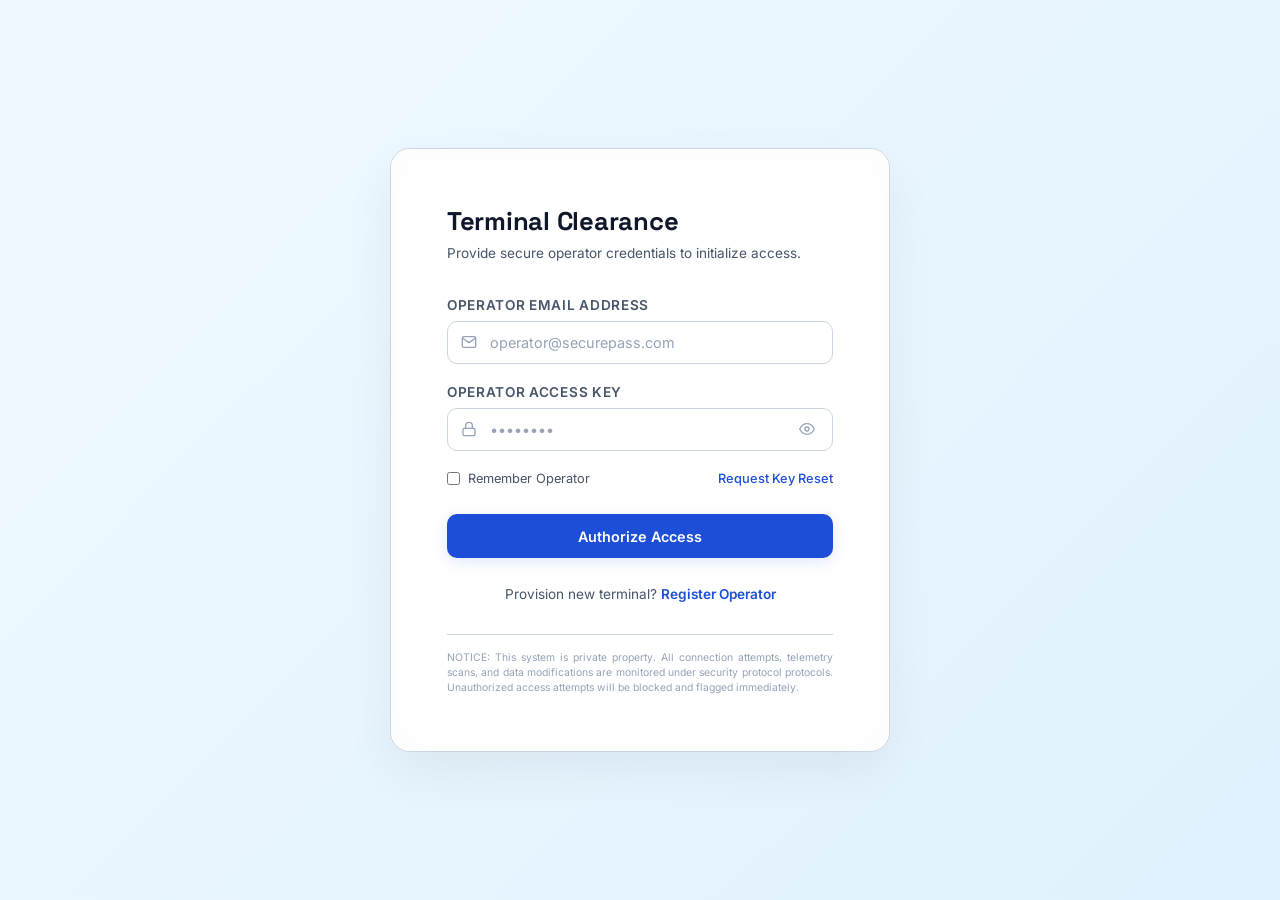
<file: index.html>
<!DOCTYPE html>
<html lang="en">
<head>
  <meta charset="UTF-8">
  <meta name="viewport" content="width=device-width, initial-scale=1.0">
  <title>Operator Authentication - AI Biometric Gateway</title>
  <link rel="stylesheet" href="global.css">
  <style>
    body {
      display: flex;
      align-items: center;
      justify-content: center;
      min-height: 100vh;
      margin: 0;
      padding: 1.5rem;
      background: linear-gradient(135deg, #f0f9ff 0%, #e0f2fe 100%);
    }

    .login-container {
      display: flex;
      width: 100%;
      max-width: 500px;
      background: #ffffff;
      border: 1px solid #cbd5e1;
      border-radius: 20px;
      overflow: hidden;
      box-shadow: 0 20px 50px rgba(15, 23, 42, 0.06);
      position: relative;
    }

    .login-container::after {
      content: '';
      position: absolute;
      top: 0;
      left: 0;
      width: 100%;
      height: 100%;
      pointer-events: none;
      box-shadow: inset 0 0 40px rgba(0, 0, 0, 0.02);
    }

    /* Left Branding/Animation Panel */
    .branding-panel {
      flex: 1.3;
      background: radial-gradient(circle at 0% 0%, #1e3a8a 0%, #0f172a 100%);
      padding: 3rem;
      display: flex;
      flex-direction: column;
      justify-content: flex-end;
      position: relative;
      overflow: hidden;
      border-right: 1px solid rgba(255, 255, 255, 0.08);
    }

    .branding-panel::before {
      content: '';
      position: absolute;
      width: 150%;
      height: 150%;
      top: -25%;
      left: -25%;
      background-image: 
        radial-gradient(rgba(59, 130, 246, 0.05) 1px, transparent 1px),
        linear-gradient(rgba(59, 130, 246, 0.01) 1px, transparent 1px),
        linear-gradient(90deg, rgba(59, 130, 246, 0.01) 1px, transparent 1px);
      background-size: 16px 16px, 32px 32px, 32px 32px;
      opacity: 0.4;
      transform: rotate(10deg);
    }

    .brand-top {
      display: flex;
      align-items: center;
      gap: 12px;
      z-index: 2;
    }

    .brand-logo-svg {
      color: var(--color-secure);
      filter: drop-shadow(0 0 8px var(--color-secure-glow));
    }

    .brand-top h2 {
      font-family: var(--font-title);
      font-size: 1.35rem;
      font-weight: 700;
      letter-spacing: 0.05em;
      color: #ffffff;
    }

    /* Telemetry Target Face Box */
    .scanner-graphic-wrapper {
      position: relative;
      width: 240px;
      height: 240px;
      margin: auto;
      display: flex;
      align-items: center;
      justify-content: center;
      z-index: 2;
    }

    .scan-circle-outer {
      position: absolute;
      width: 100%;
      height: 100%;
      border: 1px solid rgba(37, 99, 235, 0.2);
      border-radius: 50%;
      border-top-color: var(--color-secure);
      animation: rotate-clockwise 10s linear infinite;
    }

    .scan-circle-inner {
      position: absolute;
      width: 82%;
      height: 82%;
      border: 1px dashed rgba(59, 130, 246, 0.2);
      border-radius: 50%;
      border-bottom-color: var(--color-accent);
      animation: rotate-counter 12s linear infinite;
    }

    .security-blueprint-face {
      z-index: 3;
      color: rgba(96, 165, 250, 0.85);
      filter: drop-shadow(0 0 12px rgba(37, 99, 235, 0.4));
      animation: pulse-face 4s ease-in-out infinite;
    }

    .status-terminal-ticker {
      position: absolute;
      bottom: 2rem;
      left: 3rem;
      z-index: 2;
      font-family: monospace;
      font-size: 0.7rem;
      color: rgba(96, 165, 250, 0.5);
      line-height: 1.6;
    }

    .status-terminal-ticker span {
      display: block;
    }

    .branding-footer {
      z-index: 2;
      margin-top: 1.5rem;
    }

    .branding-footer h3 {
      font-family: var(--font-title);
      font-size: 1.15rem;
      font-weight: 600;
      color: #ffffff;
      margin-bottom: 0.4rem;
    }

    .branding-footer p {
      color: #94a3b8;
      font-size: 0.8rem;
      line-height: 1.5;
    }

    /* Right Form Panel */
    .form-panel {
      flex: 1.1;
      padding: 3.5rem;
      display: flex;
      flex-direction: column;
      justify-content: center;
      background: #ffffff;
    }

    .form-header {
      margin-bottom: 2.25rem;
    }

    .form-header h1 {
      font-family: var(--font-title);
      font-size: 1.6rem;
      font-weight: 700;
      letter-spacing: -0.01em;
      margin-bottom: 0.5rem;
    }

    .form-header p {
      color: var(--text-secondary);
      font-size: 0.85rem;
    }

    .input-wrapper {
      position: relative;
    }

    .input-icon {
      position: absolute;
      left: 14px;
      top: 50%;
      transform: translateY(-50%);
      color: var(--text-muted);
      display: flex;
      align-items: center;
    }

    .form-control-icon {
      padding-left: 42px !important;
      background: #ffffff !important;
      border: 1px solid #cbd5e1 !important;
      color: #0f172a !important;
      font-size: 0.9rem !important;
      border-radius: 10px !important;
    }

    .form-control-icon:focus {
      border-color: var(--color-secure) !important;
      box-shadow: 0 0 12px rgba(37, 99, 235, 0.15) !important;
    }

    .password-toggle {
      position: absolute;
      right: 14px;
      top: 50%;
      transform: translateY(-50%);
      background: none;
      border: none;
      color: var(--text-muted);
      cursor: pointer;
      display: flex;
      align-items: center;
      padding: 4px;
    }

    .password-toggle:hover {
      color: var(--text-secondary);
    }

    .form-options {
      display: flex;
      justify-content: space-between;
      align-items: center;
      margin-bottom: 1.75rem;
      font-size: 0.8rem;
    }

    .remember-me {
      display: flex;
      align-items: center;
      gap: 8px;
      cursor: pointer;
      color: var(--text-secondary);
    }

    .remember-me input {
      accent-color: var(--color-secure);
    }

    .forgot-link {
      color: var(--color-secure);
      text-decoration: none;
      font-weight: 500;
    }

    .forgot-link:hover {
      text-decoration: underline;
    }

    .error-alert {
      background: rgba(239, 68, 68, 0.08);
      border: 1px solid rgba(239, 68, 68, 0.15);
      color: var(--color-denied);
      padding: 0.75rem 1rem;
      border-radius: 8px;
      font-size: 0.8rem;
      margin-bottom: 1.5rem;
      display: none;
      align-items: center;
      gap: 10px;
    }

    .btn-auth {
      background: var(--color-secure);
      color: #ffffff;
      border-radius: 10px;
      font-size: 0.9rem;
      padding: 0.8rem 1.5rem;
      box-shadow: 0 4px 15px rgba(37, 99, 235, 0.15);
      transition: all 0.25s;
    }

    .btn-auth:hover {
      background: #3b82f6;
      box-shadow: 0 4px 20px rgba(37, 99, 235, 0.3);
    }

    .register-prompt {
      text-align: center;
      margin-top: 1.75rem;
      font-size: 0.85rem;
      color: var(--text-secondary);
    }

    .register-prompt a {
      color: var(--color-secure);
      text-decoration: none;
      font-weight: 600;
    }

    .register-prompt a:hover {
      text-decoration: underline;
    }

    @keyframes rotate-clockwise {
      from { transform: rotate(0deg); }
      to { transform: rotate(360deg); }
    }

    @keyframes rotate-counter {
      from { transform: rotate(0deg); }
      to { transform: rotate(-360deg); }
    }

    @keyframes pulse-face {
      0%, 100% { transform: scale(1); opacity: 0.85; }
      50% { transform: scale(1.03); opacity: 1; filter: drop-shadow(0 0 15px rgba(37, 99, 235, 0.55)); }
    }

    .spinner {
      width: 16px;
      height: 16px;
      border: 2px solid rgba(37, 99, 235, 0.2);
      border-top-color: #2563eb;
      border-radius: 50%;
      animation: spin 0.8s linear infinite;
      display: none;
    }

    @keyframes spin {
      to { transform: rotate(360deg); }
    }

    /* Strict compliance system notice warning footer */
    .system-compliance-notice {
      margin-top: 2rem;
      border-top: 1px solid #cbd5e1;
      padding-top: 1rem;
      font-size: 0.65rem;
      color: var(--text-muted);
      line-height: 1.4;
      text-align: justify;
    }

    @media (max-width: 576px) {
      .login-container {
        border-radius: 0;
        box-shadow: none;
        border: none;
        min-height: 100vh;
      }
      .form-panel {
        padding: 2.5rem 1.5rem;
      }
    }
  </style>
</head>
<body>

  <div class="login-container">

    <!-- Login Panel (Right) -->
    <div class="form-panel">
      <div class="form-header">
        <h1>Terminal Clearance</h1>
        <p>Provide secure operator credentials to initialize access.</p>
      </div>

      <div class="error-alert" id="errorAlert">
        <svg width="16" height="16" viewBox="0 0 24 24" fill="none" stroke="currentColor" stroke-width="2">
          <circle cx="12" cy="12" r="10"></circle>
          <line x1="12" y1="8" x2="12" y2="12"></line>
          <line x1="12" y1="16" x2="12.01" y2="16"></line>
        </svg>
        <span id="errorMessage">Authentication failed.</span>
      </div>

      <form id="loginForm" autocomplete="on">
        <div class="form-group">
          <label class="form-label" for="email">Operator Email Address</label>
          <div class="input-wrapper">
            <span class="input-icon">
              <svg width="16" height="16" viewBox="0 0 24 24" fill="none" stroke="currentColor" stroke-width="2" stroke-linecap="round" stroke-linejoin="round">
                <path d="M4 4h16c1.1 0 2 .9 2 2v12c0 1.1-.9 2-2 2H4c-1.1 0-2-.9-2-2V6c0-1.1.9-2 2-2z"></path>
                <polyline points="22,6 12,13 2,6"></polyline>
              </svg>
            </span>
            <input type="email" id="email" class="form-control form-control-icon" placeholder="operator@securepass.com" required>
          </div>
        </div>

        <div class="form-group">
          <label class="form-label" for="password">Operator Access Key</label>
          <div class="input-wrapper">
            <span class="input-icon">
              <svg width="16" height="16" viewBox="0 0 24 24" fill="none" stroke="currentColor" stroke-width="2" stroke-linecap="round" stroke-linejoin="round">
                <rect x="3" y="11" width="18" height="11" rx="2" ry="2"></rect>
                <path d="M7 11V7a5 5 0 0 1 10 0v4"></path>
              </svg>
            </span>
            <input type="password" id="password" class="form-control form-control-icon" placeholder="••••••••" required>
            <button type="button" class="password-toggle" id="passwordToggle" aria-label="Toggle Password Visibility">
              <svg id="eyeIcon" width="16" height="16" viewBox="0 0 24 24" fill="none" stroke="currentColor" stroke-width="2" stroke-linecap="round" stroke-linejoin="round">
                <path d="M1 12s4-8 11-8 11 8 11 8-4 8-11 8-11-8-11-8z"></path>
                <circle cx="12" cy="12" r="3"></circle>
              </svg>
            </button>
          </div>
        </div>

        <div class="form-options">
          <label class="remember-me">
            <input type="checkbox" id="rememberMe">
            <span>Remember Operator</span>
          </label>
          <a href="#" class="forgot-link" id="forgotLink">Request Key Reset</a>
        </div>

        <button type="submit" class="btn btn-auth btn-block" id="submitBtn">
          <span>Authorize Access</span>
          <div class="spinner" id="btnSpinner"></div>
        </button>
      </form>

      <div class="register-prompt">
        <span>Provision new terminal? </span>
        <a href="register.html">Register Operator</a>
      </div>

      <div class="system-compliance-notice">
        NOTICE: This system is private property. All connection attempts, telemetry scans, and data modifications are monitored under security protocol protocols. Unauthorized access attempts will be blocked and flagged immediately.
      </div>
    </div>
  </div>

  <script src="global.js"></script>
  <script>
    // Redirect if already logged in
    if (Auth.getCurrentUser()) {
      window.location.href = 'dashboard.html';
    }

    const form = document.getElementById('loginForm');
    const emailInput = document.getElementById('email');
    const passwordInput = document.getElementById('password');
    const submitBtn = document.getElementById('submitBtn');
    const btnSpinner = document.getElementById('btnSpinner');
    const errorAlert = document.getElementById('errorAlert');
    const errorMessage = document.getElementById('errorMessage');
    const passwordToggle = document.getElementById('passwordToggle');
    const eyeIcon = document.getElementById('eyeIcon');
    const forgotLink = document.getElementById('forgotLink');

    // Password visibility toggle
    passwordToggle.addEventListener('click', () => {
      const type = passwordInput.getAttribute('type') === 'password' ? 'text' : 'password';
      passwordInput.setAttribute('type', type);
      
      if (type === 'text') {
        eyeIcon.innerHTML = `
          <path d="M17.94 17.94A10.07 10.07 0 0 1 12 20c-7 0-11-8-11-8a18.45 18.45 0 0 1 5.06-5.94M9.9 4.24A9.12 9.12 0 0 1 12 4c7 0 11 8 11 8a18.5 18.5 0 0 1-2.16 3.19m-6.72-1.07a3 3 0 1 1-4.24-4.24"></path>
          <line x1="1" y1="1" x2="23" y2="23"></line>
        `;
      } else {
        eyeIcon.innerHTML = `
          <path d="M1 12s4-8 11-8 11 8 11 8-4 8-11 8-11-8-11-8z"></path>
          <circle cx="12" cy="12" r="3"></circle>
        `;
      }
    });

    // Form submit handlers
    form.addEventListener('submit', (e) => {
      e.preventDefault();
      
      // Clear errors
      errorAlert.style.display = 'none';
      submitBtn.disabled = true;
      submitBtn.querySelector('span').textContent = 'Authenticating operator...';
      btnSpinner.style.display = 'block';

      // Mock network delay (750ms)
      setTimeout(() => {
        const email = emailInput.value.trim();
        const password = passwordInput.value;

        const result = Auth.login(email, password);
        
        if (result.success) {
          Toast.show(`Clearance Granted. Welcome, ${result.user.name}.`, 'secure');
          setTimeout(() => {
            window.location.href = 'dashboard.html';
          }, 800);
        } else {
          errorMessage.textContent = 'Invalid Operator email or security access key.';
          errorAlert.style.display = 'flex';
          submitBtn.disabled = false;
          submitBtn.querySelector('span').textContent = 'Authorize Access';
          btnSpinner.style.display = 'none';
        }
      }, 750);
    });

    forgotLink.addEventListener('click', (e) => {
      e.preventDefault();
      Toast.show("Credentials: admin@securepass.com (Admin@123) / security@securepass.com (Security@123)", "warning");
    });
  </script>
</body>
</html>
</file>
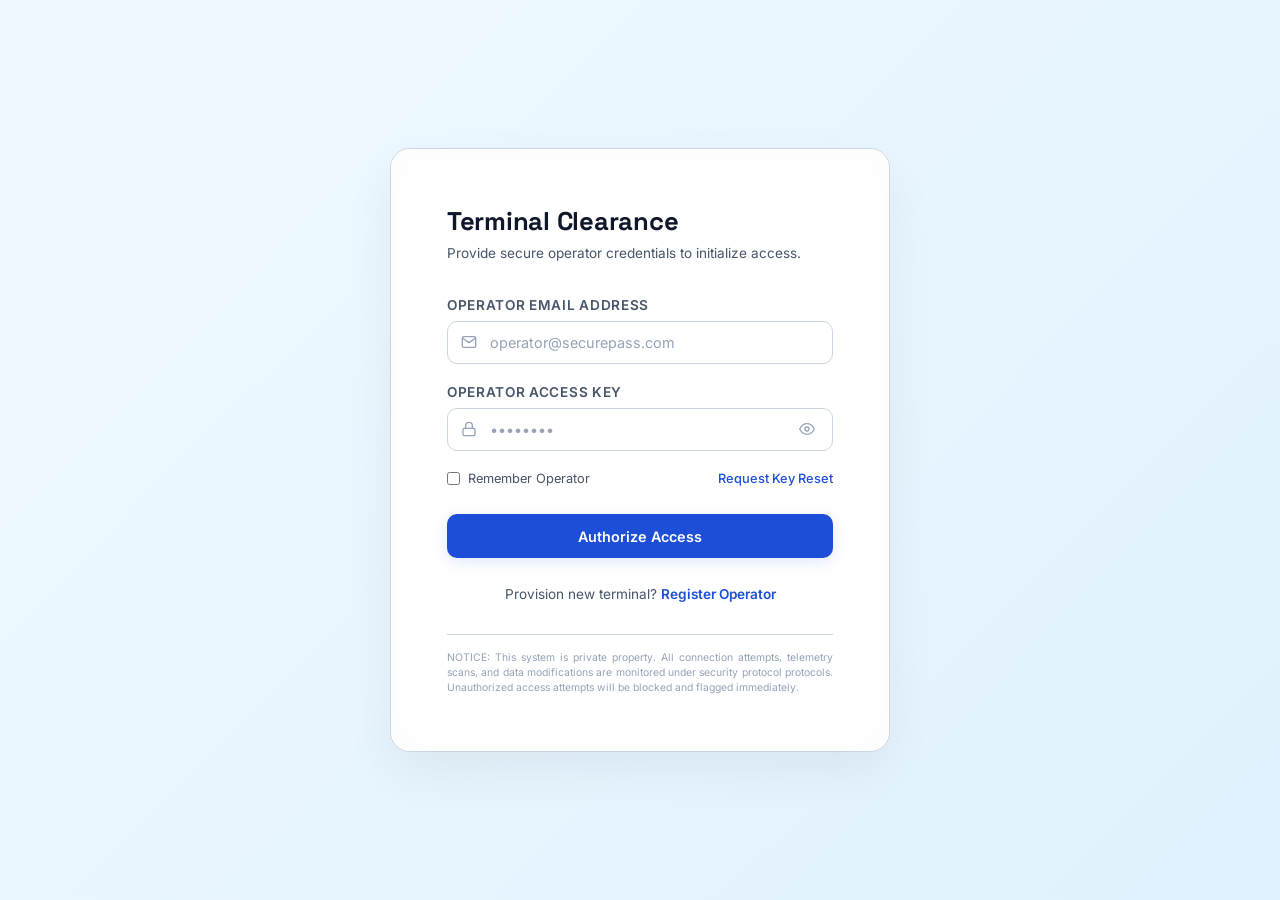
<file: admin-codes.html>
<!DOCTYPE html>
<html lang="en">
<head>
  <meta charset="UTF-8">
  <meta name="viewport" content="width=device-width, initial-scale=1.0">
  <title>Admin Codes - AI Security Gate Pass</title>
  <link rel="stylesheet" href="global.css">
  <style>
    .admin-layout {
      display: grid;
      grid-template-columns: 1fr 1.8fr;
      gap: 1.5rem;
      align-items: start;
    }

    /* Key display panel */
    .key-gen-card {
      text-align: center;
      padding: 2.5rem 1.5rem;
    }

    .key-display {
      font-family: var(--font-title);
      font-size: 2.5rem;
      font-weight: 700;
      color: var(--color-secure);
      text-shadow: 0 0 15px var(--color-secure-glow);
      background: var(--bg-secondary);
      border: 1px solid var(--border-color);
      padding: 1rem 1.5rem;
      border-radius: 8px;
      margin: 1.5rem 0;
      letter-spacing: 0.05em;
    }

    .expiry-countdown {
      font-size: 0.85rem;
      color: var(--text-secondary);
      margin-bottom: 1.5rem;
    }

    /* Key lists table styles */
    .table-container {
      overflow-x: auto;
    }

    .admin-table {
      width: 100%;
      border-collapse: collapse;
      font-size: 0.9rem;
      text-align: left;
    }

    .admin-table th {
      background: var(--bg-secondary);
      padding: 1rem;
      color: var(--text-secondary);
      font-weight: 600;
      text-transform: uppercase;
      font-size: 0.75rem;
      letter-spacing: 0.05em;
      border-bottom: 1px solid var(--border-color);
    }

    .admin-table td {
      padding: 1rem;
      border-bottom: 1px solid var(--border-color);
      color: var(--text-primary);
    }

    .admin-table tr:hover {
      background: rgba(15, 23, 42, 0.02);
    }

    .timer-badge {
      font-family: var(--font-title);
      font-weight: 600;
      color: var(--color-warning);
    }

    @media (max-width: 1024px) {
      .admin-layout {
        grid-template-columns: 1fr;
      }
    }
  </style>
</head>
<body>

  <div class="app-container">
    <main class="main-content">
      
      <div class="content-header">
        <div class="page-title">
          <h1>Admin Key Console</h1>
          <p>Generate timed registration keys to provision new operator terminals</p>
        </div>
      </div>

      <div class="admin-layout">
        <!-- Generate Panel (Left) -->
        <div class="card key-gen-card">
          <svg width="40" height="40" viewBox="0 0 24 24" fill="none" stroke="currentColor" stroke-width="2" style="color:var(--color-secure); filter: drop-shadow(0 0 5px var(--color-secure-glow));">
            <rect x="3" y="11" width="18" height="11" rx="2" ry="2"></rect>
            <path d="M7 11V7a5 5 0 0 1 10 0v4"></path>
            <path d="M12 15v3"></path>
          </svg>
          <h2 style="font-size:1.1rem; font-family:var(--font-title); font-weight:700; margin-top:10px;">Security Key Provisioning</h2>
          <p style="font-size:0.8rem; color:var(--text-secondary); margin-top:5px; max-width:240px; margin-left:auto; margin-right:auto;">
            Generate a single-use passcode allowing registration. Keys automatically expire in 5 minutes.
          </p>

          <div class="key-display" id="activeKeyText">AD-XXXX</div>
          <div class="expiry-countdown" id="activeKeyTimer">Time remaining: Standby</div>

          <button class="btn btn-primary btn-block" onclick="generateKey()">
            Generate Key Passcode
          </button>
        </div>

        <!-- History Keys Table (Right) -->
        <div class="card" style="height:100%;">
          <h2 style="font-size:1.1rem; font-family:var(--font-title); font-weight:700; margin-bottom:1rem;">Access Token Log</h2>
          
          <div class="table-container">
            <table class="admin-table">
              <thead>
                <tr>
                  <th>Passcode</th>
                  <th>Status</th>
                  <th>Operator (Creator)</th>
                  <th>Expiration / Timer</th>
                </tr>
              </thead>
              <tbody id="codesTableBody">
                <!-- Loaded dynamically -->
              </tbody>
            </table>
          </div>
        </div>
      </div>

    </main>
  </div>

  <script src="global.js"></script>
  <script>
    // Security check - requires Admin
    const currentUser = Auth.requireAdmin();

    const activeKeyText = document.getElementById('activeKeyText');
    const activeKeyTimer = document.getElementById('activeKeyTimer');
    const tableBody = document.getElementById('codesTableBody');

    let timerInterval = null;

    // Load active timer for generated code
    const updateCountdown = (expiresAtStr, callback) => {
      const expiresAt = new Date(expiresAtStr).getTime();
      
      const tick = () => {
        const now = new Date().getTime();
        const diff = expiresAt - now;

        if (diff <= 0) {
          activeKeyTimer.textContent = 'Expired';
          activeKeyTimer.style.color = 'var(--color-denied)';
          activeKeyText.style.color = 'var(--text-muted)';
          activeKeyText.style.textShadow = 'none';
          
          clearInterval(timerInterval);
          // Refresh table data
          renderCodesTable();
          if (callback) callback();
        } else {
          const minutes = Math.floor((diff % (1000 * 60 * 60)) / (1000 * 60));
          const seconds = Math.floor((diff % (1000 * 60)) / 1000);
          activeKeyTimer.textContent = `Expires in: 0${minutes}:${seconds < 10 ? '0' : ''}${seconds}`;
          activeKeyTimer.style.color = 'var(--color-warning)';
        }
      };

      tick();
      clearInterval(timerInterval);
      timerInterval = setInterval(tick, 1000);
    };

    // Render historical list
    const renderCodesTable = () => {
      const codes = Db.getAdminCodes();
      tableBody.innerHTML = '';
      
      codes.slice().reverse().forEach(c => {
        const isExpired = new Date() > new Date(c.expiresAt);
        let finalStatus = c.status;
        
        if (c.status === 'active' && isExpired) {
          finalStatus = 'expired';
          // Sync database state implicitly
          c.status = 'expired';
        }

        let statusClass = 'warning';
        if (finalStatus === 'used') statusClass = 'secure';
        if (finalStatus === 'expired') statusClass = 'denied';

        // Calculate countdown values for active keys in table
        let expiryDisplay = new Date(c.expiresAt).toLocaleTimeString();
        if (finalStatus === 'active') {
          const diff = new Date(c.expiresAt).getTime() - new Date().getTime();
          const minutes = Math.floor((diff % (1000 * 60 * 60)) / (1000 * 60));
          const seconds = Math.floor((diff % (1000 * 60)) / 1000);
          expiryDisplay = `0${minutes}:${seconds < 10 ? '0' : ''}${seconds} left`;
        }

        const row = document.createElement('tr');
        row.innerHTML = `
          <td style="font-weight:700; font-family:var(--font-title);">${c.code}</td>
          <td>
            <span class="status-badge ${statusClass}" style="padding: 2px 8px; font-size: 0.65rem;">
              ${finalStatus}
            </span>
          </td>
          <td style="color:var(--text-secondary); font-size:0.8rem;">${c.createdBy}</td>
          <td class="${finalStatus === 'active' ? 'timer-badge' : ''}" style="font-size:0.8rem;">
            ${finalStatus === 'active' ? expiryDisplay : finalStatus === 'used' ? 'Consumed' : 'Expired'}
          </td>
        `;
        tableBody.appendChild(row);
      });
    };

    // Generate action
    const generateKey = () => {
      const codeObj = Db.generateAdminCode(currentUser.email);
      activeKeyText.textContent = codeObj.code;
      activeKeyText.style.color = 'var(--color-secure)';
      activeKeyText.style.textShadow = '0 0 15px var(--color-secure-glow)';
      
      Toast.show(`Key ${codeObj.code} generated successfully!`, 'secure');
      
      updateCountdown(codeObj.expiresAt, () => {
        // Expired callback
        Toast.show(`Key ${codeObj.code} has expired.`, 'denied');
      });
      
      renderCodesTable();
    };

    // Table timer tick refresh for any active keys displayed in table
    setInterval(() => {
      const activeRows = Db.getAdminCodes().some(c => c.status === 'active' && new Date() < new Date(c.expiresAt));
      if (activeRows) {
        renderCodesTable();
      }
    }, 1000);

    renderCodesTable();

    // Clean up timers on close
    window.addEventListener('beforeunload', () => {
      clearInterval(timerInterval);
    });
  </script>
</body>
</html>
</file>
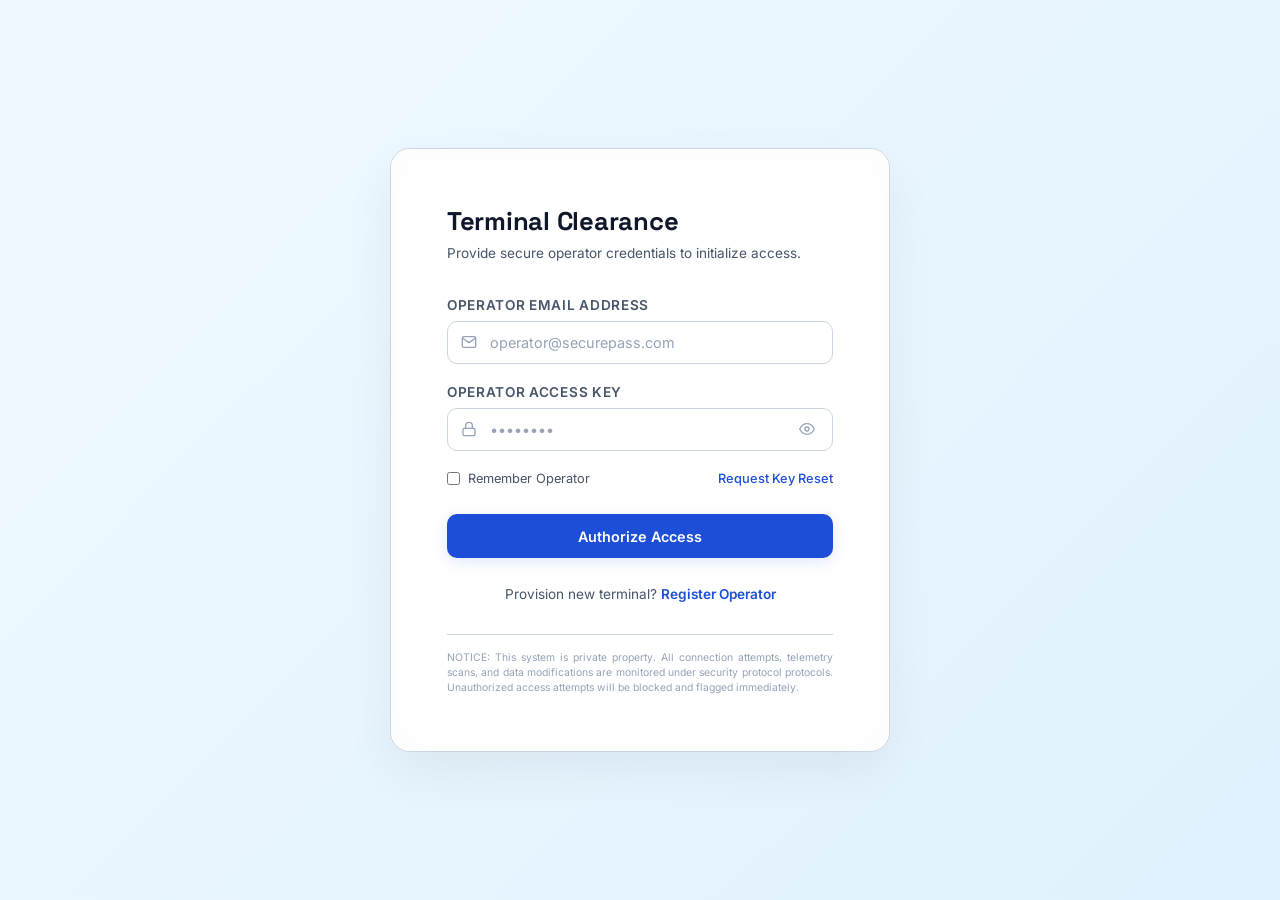
<file: blacklist-view.html>
<!DOCTYPE html>
<html lang="en">
<head>
  <meta charset="UTF-8">
  <meta name="viewport" content="width=device-width, initial-scale=1.0">
  <title>View Blacklist - AI Security Gate Pass</title>
  <link rel="stylesheet" href="global.css">
  <style>
    .blacklist-table-card {
      overflow: hidden;
    }

    .table-container {
      overflow-x: auto;
    }

    .blacklist-table {
      width: 100%;
      border-collapse: collapse;
      font-size: 0.9rem;
      text-align: left;
    }

    .blacklist-table th {
      background: var(--bg-secondary);
      padding: 1rem;
      color: var(--text-secondary);
      font-weight: 600;
      text-transform: uppercase;
      font-size: 0.75rem;
      letter-spacing: 0.05em;
      border-bottom: 1px solid var(--border-color);
    }

    .blacklist-table td {
      padding: 1rem;
      border-bottom: 1px solid var(--border-color);
      vertical-align: middle;
    }

    .blacklist-table tr:hover {
      background: rgba(15, 23, 42, 0.02);
    }

    .blacklist-photo {
      width: 44px;
      height: 44px;
      border-radius: 6px;
      object-fit: cover;
      border: 1px solid var(--color-denied);
      box-shadow: 0 0 8px rgba(239, 68, 68, 0.2);
      background: var(--bg-tertiary);
    }

    .reason-text {
      color: var(--color-denied);
      font-size: 0.85rem;
      font-weight: 500;
    }

    .empty-blacklist {
      text-align: center;
      padding: 4rem 2rem;
      color: var(--text-muted);
    }
  </style>
</head>
<body>

  <div class="app-container">
    <main class="main-content">
      
      <div class="content-header">
        <div class="page-title">
          <h1>Blacklist Threat Database</h1>
          <p>Personnel with restricted clearance and denied perimeter access rights</p>
        </div>
      </div>

      <!-- Blacklisted Registry Card -->
      <div class="card blacklist-table-card">
        <div class="table-container">
          <table class="blacklist-table">
            <thead>
              <tr>
                <th>Biometrics</th>
                <th>Full Name</th>
                <th>Aadhaar Number</th>
                <th>Banned Reason</th>
                <th>Flagged Date</th>
                <th>Actions</th>
              </tr>
            </thead>
            <tbody id="blacklistBody">
              <!-- Loaded via JavaScript -->
            </tbody>
          </table>
        </div>
        <div class="empty-blacklist" id="emptyState" style="display:none;">
          <svg width="48" height="48" viewBox="0 0 24 24" fill="none" stroke="currentColor" stroke-width="1.5" style="color:var(--text-muted); margin-bottom:12px;">
            <circle cx="12" cy="12" r="10"></circle>
            <line x1="12" y1="8" x2="12" y2="12"></line>
            <line x1="12" y1="16" x2="12.01" y2="16"></line>
          </svg>
          <p>Threat registry database is empty. No restricted credentials found.</p>
        </div>
      </div>

    </main>
  </div>

  <!-- Unblock Confirmation Dialog -->
  <div class="modal-overlay" id="confirmModal">
    <div class="modal-content">
      <div class="modal-header">
        <h3 class="modal-title">Confirm Access Restoration</h3>
        <button class="modal-close" onclick="closeConfirmModal()">&times;</button>
      </div>
      <div class="modal-body">
        <p style="font-size:0.875rem; color:var(--text-secondary); line-height:1.5;">
          Are you sure you want to restore security clearance for <strong id="unblockName" style="color:var(--text-primary)">-</strong>? This will remove them from the blacklist database and restore standard visitor eligibility.
        </p>
        <input type="hidden" id="unblockAdhar">
      </div>
      <div class="modal-footer">
        <button class="btn btn-secondary" onclick="closeConfirmModal()">Cancel</button>
        <button class="btn btn-primary" onclick="confirmUnblock()">Restore Clearance</button>
      </div>
    </div>
  </div>

  <script src="global.js"></script>
  <script>
    Auth.requireAuth();

    const blacklistBody = document.getElementById('blacklistBody');
    const emptyState = document.getElementById('emptyState');
    const confirmModal = document.getElementById('confirmModal');
    const unblockName = document.getElementById('unblockName');
    const unblockAdhar = document.getElementById('unblockAdhar');

    const renderBlacklist = () => {
      const list = Db.getBlacklist();
      blacklistBody.innerHTML = '';

      if (list.length === 0) {
        emptyState.style.display = 'block';
        document.querySelector('.blacklist-table').style.display = 'none';
        return;
      }

      emptyState.style.display = 'none';
      document.querySelector('.blacklist-table').style.display = 'table';

      list.forEach(item => {
        const dateObj = new Date(item.date);
        const dateStr = dateObj.toLocaleDateString() + ' ' + dateObj.toLocaleTimeString([], { hour: '2-digit', minute: '2-digit' });
        
        const row = document.createElement('tr');
        row.innerHTML = `
          <td><img src="${item.photo}" class="blacklist-photo" alt="Photo"></td>
          <td style="font-weight:600;">${item.name}</td>
          <td style="font-family:var(--font-title); font-size:0.85rem;">
            ${item.adhar.replace(/(.{4})/g, '$1 ')}
          </td>
          <td class="reason-text">${item.reason}</td>
          <td style="font-size:0.8rem; color:var(--text-secondary);">${dateStr}</td>
          <td>
            <button class="btn btn-secondary" onclick="openUnblockModal('${item.adhar}', '${item.name.replace(/'/g, "\\'")}')" style="padding:4px 10px; font-size:0.75rem; border-color:var(--color-secure); color:var(--color-secure);">
              Restore Access
            </button>
          </td>
        `;
        blacklistBody.appendChild(row);
      });
    };

    // Modal triggers
    const openUnblockModal = (adhar, name) => {
      unblockAdhar.value = adhar;
      unblockName.textContent = name;
      confirmModal.classList.add('active');
    };

    const closeConfirmModal = () => {
      confirmModal.classList.remove('active');
    };

    const confirmUnblock = () => {
      const adhar = unblockAdhar.value;
      const result = Db.removeFromBlacklist(adhar);
      
      if (result) {
        Toast.show("Access credentials restored successfully.", "secure");
        closeConfirmModal();
        renderBlacklist();
      } else {
        Toast.show("Error: Clearance restoration failed.", "denied");
      }
    };

    // Initial render
    renderBlacklist();
  </script>
</body>
</html>
</file>
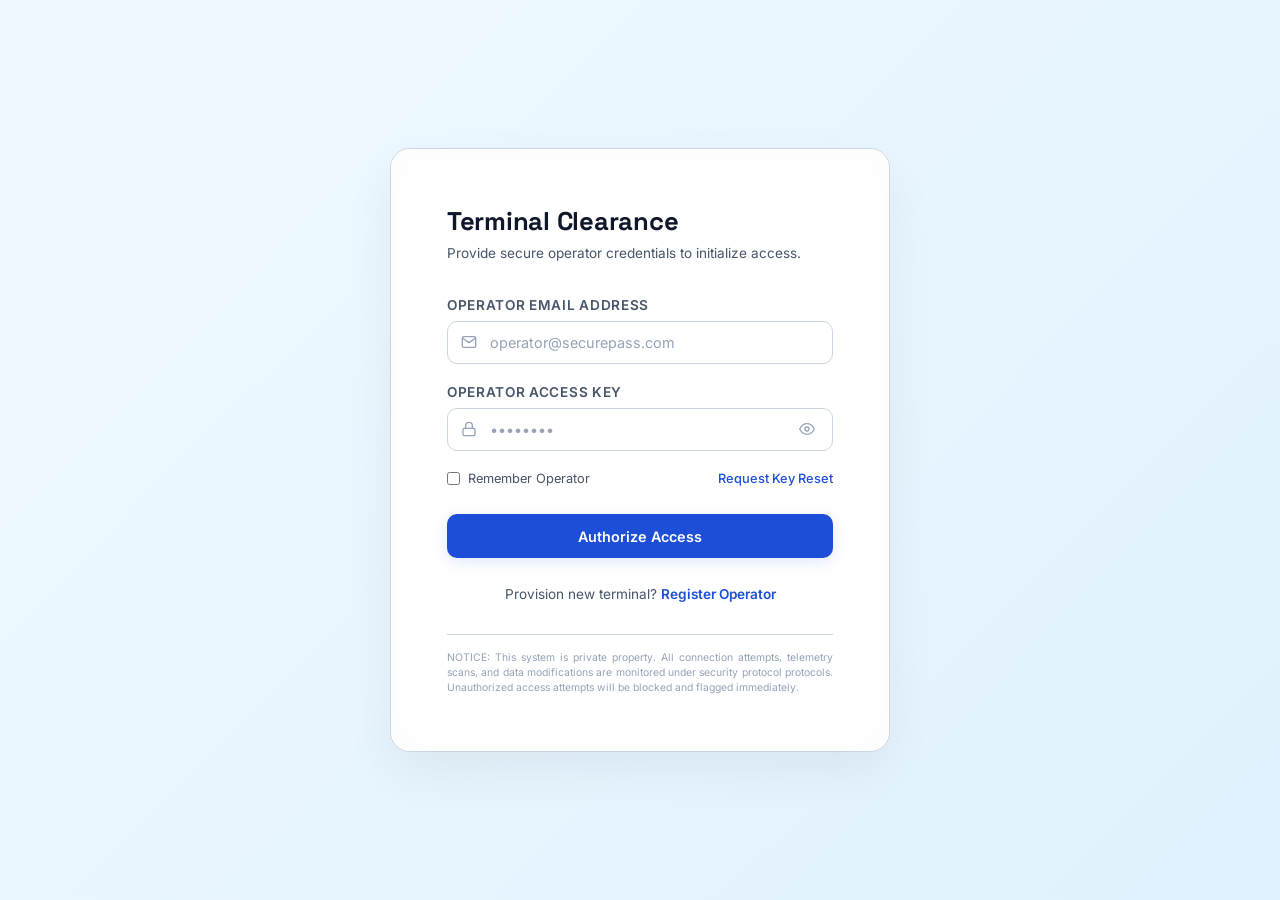
<file: blacklist.html>
<!DOCTYPE html>
<html lang="en">
<head>
  <meta charset="UTF-8">
  <meta name="viewport" content="width=device-width, initial-scale=1.0">
  <title>Add to Blacklist - AI Security Gate Pass</title>
  <link rel="stylesheet" href="global.css">
  <style>
    .search-box-card {
      margin-bottom: 1.5rem;
      background: var(--bg-card);
      border: 1px solid var(--border-color);
      border-radius: var(--border-radius);
      padding: 1.5rem;
    }

    .search-inputs {
      display: flex;
      gap: 12px;
      margin-top: 0.75rem;
    }

    .directory-grid {
      display: grid;
      grid-template-columns: repeat(3, 1fr);
      gap: 1.5rem;
    }

    .person-item-card {
      display: flex;
      flex-direction: column;
      height: 100%;
      justify-content: space-between;
    }

    .person-meta {
      display: flex;
      gap: 12px;
      align-items: center;
      margin-bottom: 1rem;
    }

    .person-photo {
      width: 56px;
      height: 56px;
      border-radius: 8px;
      object-fit: cover;
      border: 1px solid var(--border-color);
      background: var(--bg-tertiary);
    }

    .person-details h3 {
      font-size: 0.95rem;
      font-weight: 600;
      color: var(--text-primary);
    }

    .person-details p {
      font-size: 0.75rem;
      color: var(--text-secondary);
      margin-top: 2px;
    }

    .info-list-specs {
      font-size: 0.8rem;
      color: var(--text-secondary);
      margin-bottom: 1rem;
      display: flex;
      flex-direction: column;
      gap: 4px;
    }

    .info-list-specs strong {
      color: var(--text-muted);
    }

    /* Modal Form Options */
    .reason-option {
      display: flex;
      align-items: center;
      gap: 12px;
      padding: 0.75rem 1rem;
      background: var(--bg-primary);
      border: 1px solid var(--border-color);
      border-radius: 6px;
      margin-bottom: 8px;
      cursor: pointer;
      transition: all 0.2s;
    }

    .reason-option:hover {
      border-color: var(--color-denied);
      background: rgba(239, 68, 68, 0.02);
    }

    .reason-option input {
      accent-color: var(--color-denied);
    }

    .reason-option span {
      font-size: 0.85rem;
      font-weight: 500;
    }

    .empty-state {
      grid-column: span 3;
      text-align: center;
      padding: 3rem;
      color: var(--text-muted);
    }

    @media (max-width: 1024px) {
      .directory-grid {
        grid-template-columns: 1fr 1fr;
      }
    }
    @media (max-width: 640px) {
      .directory-grid {
        grid-template-columns: 1fr;
      }
      .search-inputs {
        flex-direction: column;
      }
    }
  </style>
</head>
<body>

  <div class="app-container">
    <main class="main-content">
      
      <div class="content-header">
        <div class="page-title">
          <h1>Restrict Security Clearance</h1>
          <p>Search active registry databases to blacklist individuals with safety flags</p>
        </div>
      </div>

      <!-- Search console -->
      <div class="search-box-card">
        <label class="form-label" for="searchQuery">Search Operator Directory</label>
        <div class="search-inputs">
          <div style="flex-grow: 1; position: relative;">
            <input type="text" id="searchQuery" class="form-control" placeholder="Search by Full Name or 12-digit Aadhaar Card Number..." oninput="filterPeople()">
          </div>
          <button class="btn btn-secondary" onclick="clearSearch()">Clear Search</button>
        </div>
      </div>

      <!-- Directory Grid Results -->
      <div class="directory-grid" id="directoryGrid">
        <!-- Loaded via JavaScript -->
      </div>

    </main>
  </div>

  <!-- Block Dialog Modal Overlay -->
  <div class="modal-overlay" id="blockModal">
    <div class="modal-content">
      <div class="modal-header">
        <h3 class="modal-title" style="color:var(--color-denied);">Block Security Clearance</h3>
        <button class="modal-close" onclick="closeBlockModal()">&times;</button>
      </div>
      <div class="modal-body">
        <p style="font-size:0.85rem; color:var(--text-secondary); margin-bottom: 1.25rem;">
          You are restricting access for <strong id="modalTargetName" style="color:var(--text-primary)">-</strong>. Select the primary reason for this warning flag.
        </p>

        <form id="blockForm">
          <label class="reason-option">
            <input type="radio" name="blockReason" value="Suspicious behavior / hostile intent" checked>
            <span>Suspicious behavior / hostile intent</span>
          </label>
          <label class="reason-option">
            <input type="radio" name="blockReason" value="Unauthorised trespassing attempt">
            <span>Unauthorised trespassing attempt</span>
          </label>
          <label class="reason-option">
            <input type="radio" name="blockReason" value="Insubordination / Disruption on premises">
            <span>Insubordination / Disruption on premises</span>
          </label>
          <label class="reason-option">
            <input type="radio" name="blockReason" value="Reported Police / Criminal record background">
            <span>Reported Police / Criminal record background</span>
          </label>
          <label class="reason-option">
            <input type="radio" name="blockReason" value="Other security concerns / Terminal threat">
            <span>Other security concerns / Terminal threat</span>
          </label>

          <!-- Hidden inputs for ID -->
          <input type="hidden" id="modalTargetId">

          <div style="margin-top: 1.5rem; display:flex; justify-content:flex-end; gap:10px;">
            <button type="button" class="btn btn-secondary" onclick="closeBlockModal()">Cancel</button>
            <button type="submit" class="btn btn-danger">Confirm Blacklist Block</button>
          </div>
        </form>
      </div>
    </div>
  </div>

  <script src="global.js"></script>
  <script>
    Auth.requireAuth();

    const queryInput = document.getElementById('searchQuery');
    const directoryGrid = document.getElementById('directoryGrid');
    const blockModal = document.getElementById('blockModal');
    
    const modalTargetName = document.getElementById('modalTargetName');
    const modalTargetId = document.getElementById('modalTargetId');
    const blockForm = document.getElementById('blockForm');

    // Retrieve active registered entries
    const filterPeople = () => {
      const query = queryInput.value.trim().toLowerCase();
      const people = Db.getPeople();
      
      const filtered = people.filter(p => 
        p.name.toLowerCase().includes(query) || 
        p.adhar.includes(query)
      );

      renderGrid(filtered);
    };

    const clearSearch = () => {
      queryInput.value = '';
      filterPeople();
    };

    const renderGrid = (items) => {
      directoryGrid.innerHTML = '';

      if (items.length === 0) {
        directoryGrid.innerHTML = `
          <div class="empty-state">
            <svg width="48" height="48" viewBox="0 0 24 24" fill="none" stroke="currentColor" stroke-width="1.5" style="color:var(--text-muted); margin-bottom:10px;">
              <circle cx="11" cy="11" r="8"></circle>
              <line x1="21" y1="21" x2="16.65" y2="16.65"></line>
            </svg>
            <p>No matching active personnel found in the system registry.</p>
          </div>
        `;
        return;
      }

      items.forEach(p => {
        const card = document.createElement('div');
        card.className = 'card person-item-card';
        card.innerHTML = `
          <div>
            <div class="person-meta">
              <img src="${p.photo}" class="person-photo" alt="Photo">
              <div class="person-details">
                <h3>${p.name}</h3>
                <span class="status-badge secure" style="padding: 1px 6px; font-size: 0.6rem; margin-top:4px;">
                  ${p.category}
                </span>
              </div>
            </div>
            <div class="info-list-specs">
              <div><strong>Aadhaar:</strong> ${p.adhar.replace(/(.{4})/g, '$1 ')}</div>
              <div><strong>ID Code:</strong> ${p.empId}</div>
              <div><strong>Phone:</strong> ${p.phone}</div>
              <div style="font-size:0.75rem; line-height:1.3; margin-top:4px;"><strong>Address:</strong> ${p.address}</div>
            </div>
          </div>
          
          <button class="btn btn-danger btn-block" onclick="openBlockModal('${p.id}', '${p.name.replace(/'/g, "\\'")}')" style="padding:0.5rem 1rem; font-size:0.8rem;">
            Restrict & Blacklist
          </button>
        `;
        directoryGrid.appendChild(card);
      });
    };

    // Modal Trigger Handlers
    const openBlockModal = (id, name) => {
      modalTargetId.value = id;
      modalTargetName.textContent = name;
      blockModal.classList.add('active');
    };

    const closeBlockModal = () => {
      blockModal.classList.remove('active');
      blockForm.reset();
    };

    // Process Blacklist operation
    blockForm.addEventListener('submit', (e) => {
      e.preventDefault();
      
      const id = modalTargetId.value;
      const person = Db.getPerson(id);
      
      if (!person) {
        Toast.show("Error: Target records corrupted.", "denied");
        closeBlockModal();
        return;
      }

      const selectedReason = document.querySelector('input[name="blockReason"]:checked').value;

      // Restrict person in LocalStorage DB
      const result = Db.addToBlacklist(person, selectedReason);
      
      if (result) {
        Toast.show(`${person.name} has been added to blacklist!`, 'denied');
        closeBlockModal();
        
        setTimeout(() => {
          window.location.href = 'blacklist-view.html';
        }, 1000);
      } else {
        Toast.show('This Aadhaar record is already blocked.', 'warning');
      }
    });

    // Initial populate
    filterPeople();
  </script>
</body>
</html>
</file>
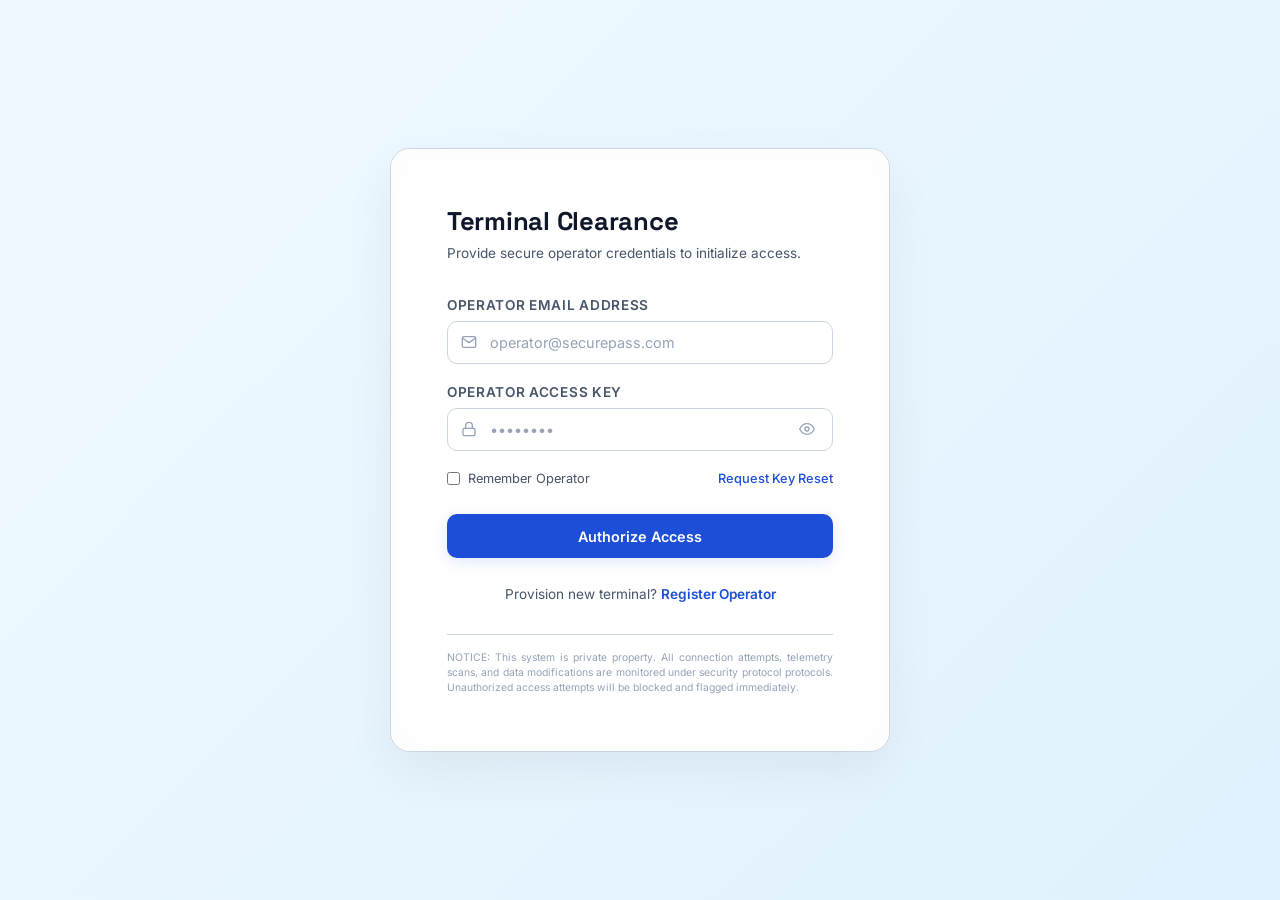
<file: dashboard.html>
<!DOCTYPE html>
<html lang="en">
<head>
  <meta charset="UTF-8">
  <meta name="viewport" content="width=device-width, initial-scale=1.0">
  <title>Security Dashboard - AI Security Gate Pass</title>
  <link rel="stylesheet" href="global.css">
  <style>
    .dashboard-grid {
      display: grid;
      grid-template-columns: repeat(4, 1fr);
      gap: 1.5rem;
      margin-bottom: 2rem;
    }

    .metric-card {
      background: var(--bg-card);
      border: 1px solid var(--border-color);
      border-radius: var(--border-radius);
      padding: 1.5rem;
      display: flex;
      align-items: center;
      justify-content: space-between;
      box-shadow: var(--glass-shadow);
      position: relative;
      overflow: hidden;
    }

    .metric-info h3 {
      font-size: 0.85rem;
      color: var(--text-secondary);
      text-transform: uppercase;
      letter-spacing: 0.05em;
      margin-bottom: 0.5rem;
    }

    .metric-value {
      font-family: var(--font-title);
      font-size: 2rem;
      font-weight: 700;
    }

    .metric-icon {
      width: 48px;
      height: 48px;
      border-radius: 50%;
      display: flex;
      align-items: center;
      justify-content: center;
      background: rgba(99, 102, 241, 0.1);
      color: var(--color-accent);
    }

    .metric-card.secure .metric-icon {
      background: rgba(16, 185, 129, 0.1);
      color: var(--color-secure);
    }
    .metric-card.denied .metric-icon {
      background: rgba(239, 68, 68, 0.1);
      color: var(--color-denied);
    }
    .metric-card.warning .metric-icon {
      background: rgba(245, 158, 11, 0.1);
      color: var(--color-warning);
    }

    /* Layout column grid */
    .layout-columns {
      display: grid;
      grid-template-columns: 1fr;
      gap: 1.5rem;
    }

    /* Face scanner module container */
    .scanner-section {
      display: flex;
      flex-direction: column;
      height: 100%;
    }

    .camera-frame {
      position: relative;
      width: 100%;
      height: 400px;
      background: #1e293b;
      border-radius: var(--border-radius);
      border: 1px solid var(--border-color);
      overflow: hidden;
      display: flex;
      align-items: center;
      justify-content: center;
      box-shadow: inset 0 0 10px rgba(15, 23, 42, 0.05);
      margin-bottom: 1.25rem;
    }

    #webcamVideo {
      width: 100%;
      height: 100%;
      object-fit: cover;
      transform: scaleX(-1);
    }

    .camera-fallback {
      position: absolute;
      text-align: center;
      z-index: 2;
      color: #ffffff;
    }

    .camera-fallback svg {
      color: #ffffff !important;
    }

    .camera-fallback p {
      color: #ffffff !important;
      font-weight: 600;
    }

    .camera-fallback small {
      color: #bfdbfe !important;
    }

    .scanner-overlay {
      position: absolute;
      top: 0;
      left: 0;
      right: 0;
      bottom: 0;
      border: 2px solid transparent;
      pointer-events: none;
      z-index: 10;
      transition: border-color 0.3s;
    }

    .scanner-overlay.scanning {
      border-color: rgba(99, 102, 241, 0.4);
    }

    .scanner-overlay.granted {
      border-color: var(--color-secure);
      box-shadow: inset 0 0 40px rgba(16, 185, 129, 0.2);
    }

    .scanner-overlay.denied {
      border-color: var(--color-denied);
      box-shadow: inset 0 0 40px rgba(239, 68, 68, 0.2);
    }

    .scanner-overlay.warning {
      border-color: var(--color-warning);
      box-shadow: inset 0 0 40px rgba(245, 158, 11, 0.2);
    }

    .scanner-reticle {
      position: absolute;
      width: 220px;
      height: 220px;
      border: 2px dashed rgba(255, 255, 255, 0.2);
      border-radius: 50%;
      top: 50%;
      left: 50%;
      transform: translate(-50%, -50%);
      transition: all 0.3s;
    }

    .scanner-overlay.scanning .scanner-reticle {
      border-color: var(--color-accent);
      border-style: solid;
      transform: translate(-50%, -50%) scale(1.05);
      box-shadow: 0 0 20px var(--color-accent-glow);
    }

    .scanner-overlay.granted .scanner-reticle {
      border-color: var(--color-secure);
      border-style: solid;
      transform: translate(-50%, -50%) scale(1.1);
      box-shadow: 0 0 35px var(--color-secure-glow);
    }

    .scanner-overlay.denied .scanner-reticle {
      border-color: var(--color-denied);
      border-style: solid;
      transform: translate(-50%, -50%) scale(1.1);
      box-shadow: 0 0 35px var(--color-denied-glow);
    }

    .scanner-overlay.warning .scanner-reticle {
      border-color: var(--color-warning);
      border-style: solid;
      transform: translate(-50%, -50%) scale(1.1);
      box-shadow: 0 0 35px var(--color-warning-glow);
    }

    .status-panel {
      position: absolute;
      bottom: 20px;
      left: 50%;
      transform: translateX(-50%);
      background: rgba(15, 23, 42, 0.85);
      border: 1px solid var(--border-color);
      border-radius: 8px;
      padding: 0.5rem 1.5rem;
      backdrop-filter: blur(10px);
      z-index: 15;
      font-size: 0.85rem;
      font-weight: 600;
      letter-spacing: 0.05em;
      text-transform: uppercase;
      display: none;
      align-items: center;
      gap: 10px;
    }

    .scanner-overlay.scanning .status-panel,
    .scanner-overlay.granted .status-panel,
    .scanner-overlay.denied .status-panel,
    .scanner-overlay.warning .status-panel {
      display: flex;
    }

    .status-dot {
      width: 8px;
      height: 8px;
      border-radius: 50%;
      background: var(--text-muted);
    }

    .scanner-overlay.scanning .status-dot {
      background: var(--color-accent);
      box-shadow: 0 0 8px var(--color-accent);
      animation: pulse-dot 1s infinite;
    }
    .scanner-overlay.granted .status-dot {
      background: var(--color-secure);
      box-shadow: 0 0 8px var(--color-secure);
    }
    .scanner-overlay.denied .status-dot {
      background: var(--color-denied);
      box-shadow: 0 0 8px var(--color-denied);
    }

    @keyframes pulse-dot {
      50% { opacity: 0.3; }
    }

    /* Logs panel styles */
    .logs-section {
      display: flex;
      flex-direction: column;
      height: 480px;
    }

    .logs-header {
      display: flex;
      justify-content: space-between;
      align-items: center;
      margin-bottom: 1rem;
    }

    .logs-header h2 {
      font-size: 1rem;
      font-weight: 600;
      text-transform: uppercase;
      letter-spacing: 0.05em;
      color: var(--text-secondary);
    }

    .logs-list {
      flex-grow: 1;
      overflow-y: auto;
      display: flex;
      flex-direction: column;
      gap: 0.75rem;
      padding-right: 5px;
    }

    .log-item {
      background: var(--bg-secondary);
      border: 1px solid var(--border-color);
      border-radius: 8px;
      padding: 0.75rem 1rem;
      display: flex;
      gap: 12px;
      font-size: 0.85rem;
      align-items: flex-start;
      transition: background 0.2s;
      cursor: pointer;
    }

    .log-item:hover {
      background: var(--bg-tertiary);
    }

    .log-indicator {
      width: 6px;
      height: 6px;
      border-radius: 50%;
      background: var(--text-muted);
      margin-top: 6px;
      flex-shrink: 0;
    }

    .log-item.secure .log-indicator { background: var(--color-secure); }
    .log-item.denied .log-indicator { background: var(--color-denied); }
    .log-item.warning .log-indicator { background: var(--color-warning); }

    .log-time {
      font-family: var(--font-title);
      color: var(--text-muted);
      font-size: 0.75rem;
      white-space: nowrap;
    }

    .log-text {
      flex-grow: 1;
      line-height: 1.4;
    }

    .log-text strong {
      color: var(--text-primary);
    }

    /* Simulation Controller */
    .controls-panel {
      display: grid;
      grid-template-columns: repeat(3, 1fr);
      gap: 1rem;
      margin-top: 1rem;
    }

    /* Scanner info card popups */
    .scanned-details-modal {
      display: flex;
      align-items: center;
      gap: 1.5rem;
    }

    .scanned-photo {
      width: 100px;
      height: 100px;
      border-radius: 8px;
      border: 2px solid var(--border-color);
      object-fit: cover;
      background: var(--bg-tertiary);
    }

    .scanned-photo.denied {
      border-color: var(--color-denied);
    }
    .scanned-photo.secure {
      border-color: var(--color-secure);
    }

    .scanned-info-rows {
      display: flex;
      flex-direction: column;
      gap: 6px;
    }

    .scanned-info-row {
      font-size: 0.9rem;
    }
    .scanned-info-row strong {
      color: var(--text-secondary);
    }

    @media (max-width: 1024px) {
      .dashboard-grid {
        grid-template-columns: 1fr 1fr;
      }
      .layout-columns {
        grid-template-columns: 1fr;
      }
    }
    @media (max-width: 640px) {
      .dashboard-grid {
        grid-template-columns: 1fr;
      }
      .controls-panel {
        grid-template-columns: 1fr;
      }
    }
  </style>
</head>
<body>

  <div class="app-container">
    <main class="main-content">
      
      <div class="content-header">
        <div class="page-title">
          <h1>Security Intelligence Center</h1>
          <p id="liveDate">Access control, facial telemetry scanning and gate pass registry logs</p>
        </div>
        <div class="status-badge secure">
          <div style="width:8px; height:8px; border-radius:50%; background-color: var(--color-secure); animation: pulse-dot 1.5s infinite;"></div>
          <span>System Online</span>
        </div>
      </div>

      <!-- Quick Metrics -->
      <div class="dashboard-grid">
        <div class="card metric-card card-premium secure">
          <div class="metric-info">
            <h3>Active Registry</h3>
            <div class="metric-value" id="countPeople">0</div>
          </div>
          <div class="metric-icon">
            <svg width="24" height="24" viewBox="0 0 24 24" fill="none" stroke="currentColor" stroke-width="2">
              <path d="M17 21v-2a4 4 0 0 0-4-4H5a4 4 0 0 0-4 4v2"></path>
              <circle cx="9" cy="7" r="4"></circle>
              <path d="M23 21v-2a4 4 0 0 0-3-3.87"></path>
              <path d="M16 3.13a4 4 0 0 1 0 7.75"></path>
            </svg>
          </div>
        </div>

        <div class="card metric-card card-premium secure">
          <div class="metric-info">
            <h3>Passes Printed</h3>
            <div class="metric-value" id="countPasses">0</div>
          </div>
          <div class="metric-icon">
            <svg width="24" height="24" viewBox="0 0 24 24" fill="none" stroke="currentColor" stroke-width="2">
              <rect x="3" y="4" width="18" height="18" rx="2" ry="2"></rect>
              <line x1="16" y1="2" x2="16" y2="6"></line>
              <line x1="8" y1="2" x2="8" y2="6"></line>
              <line x1="3" y1="10" x2="21" y2="10"></line>
            </svg>
          </div>
        </div>

        <div class="card metric-card card-premium denied">
          <div class="metric-info">
            <h3>Banned Threats</h3>
            <div class="metric-value" id="countBlacklist">0</div>
          </div>
          <div class="metric-icon">
            <svg width="24" height="24" viewBox="0 0 24 24" fill="none" stroke="currentColor" stroke-width="2">
              <path d="M10.29 3.86L1.82 18a2 2 0 0 0 1.71 3h16.94a2 2 0 0 0 1.71-3L13.71 3.86a2 2 0 0 0-3.42 0z"></path>
              <line x1="12" y1="9" x2="12" y2="13"></line>
              <line x1="12" y1="17" x2="12.01" y2="17"></line>
            </svg>
          </div>
        </div>

        <div class="card metric-card card-premium warning">
          <div class="metric-info">
            <h3>System Status</h3>
            <div class="metric-value" id="countAlerts" style="font-size: 1.25rem; font-weight: 600; color: var(--color-secure);">SECURE</div>
          </div>
          <div class="metric-icon">
            <svg width="24" height="24" viewBox="0 0 24 24" fill="none" stroke="currentColor" stroke-width="2">
              <rect x="3" y="11" width="18" height="11" rx="2" ry="2"></rect>
              <path d="M7 11V7a5 5 0 0 1 10 0v4"></path>
            </svg>
          </div>
        </div>
      </div>

      <!-- Layout Split Columns -->
      <div class="layout-columns">
        <!-- Recent Security Logs -->
        <div class="card logs-section card-premium">
          <div class="logs-header">
            <h2>Recent Security Logs</h2>
          </div>
          <div class="logs-list" id="logsList">
            <!-- Dynamically populated -->
          </div>
        </div>
      </div>


    </main>
  </div>

  <script src="global.js"></script>
  <script>
    Auth.requireAuth();

    // Elements
    const liveDate = document.getElementById('liveDate');
    const logsList = document.getElementById('logsList');

    // Dashboard metrics
    const countPeople = document.getElementById('countPeople');
    const countPasses = document.getElementById('countPasses');
    const countBlacklist = document.getElementById('countBlacklist');
    const countAlerts = document.getElementById('countAlerts');

    // Live Clock Updates
    const updateClock = () => {
      const now = new Date();
      liveDate.textContent = "Access control terminal - " + now.toLocaleString('en-US', {
        weekday: 'long', year: 'numeric', month: 'long', day: 'numeric',
        hour: '2-digit', minute: '2-digit', second: '2-digit'
      });
    };
    setInterval(updateClock, 1000);
    updateClock();

    // Render Recent Security Logs
    const updateLogs = (logs) => {
      if (!logsList) return;
      if (!logs || logs.length === 0) {
        logsList.innerHTML = `<div style="text-align:center; padding: 3rem 1.5rem; color: var(--text-muted); opacity: 0.6; font-size: 0.9rem;">No security logs registered yet.</div>`;
        return;
      }
      logsList.innerHTML = logs.map(log => {
        const timeStr = new Date(log.timestamp).toLocaleTimeString('en-US', {
          hour: '2-digit',
          minute: '2-digit',
          second: '2-digit'
        });
        return `
          <div class="log-item ${log.type}">
            <div class="log-indicator"></div>
            <div class="log-time">${timeStr}</div>
            <div class="log-text">${log.message}</div>
          </div>
        `;
      }).join('');
    };

    // Update Counter metrics & conic gauge clearance rate
    const updateMetrics = () => {
      const people = Db.getPeople();
      const blacklist = Db.getBlacklist();
      const logs = Db.getLogs();
      
      countPeople.textContent = people.length;
      countBlacklist.textContent = blacklist.length;
      
      // Pass count matches people count + historical issuances
      countPasses.textContent = people.length + 11;
      
      // Active alert count: warning & denied entries
      const alertLogs = logs.filter(l => l.type === 'denied' || l.type === 'warning').length;
      countAlerts.textContent = alertLogs > 0 ? alertLogs : "SECURE";
      countAlerts.style.color = alertLogs > 0 ? 'var(--color-warning)' : 'var(--color-secure)';

      // Render logs list
      updateLogs(logs);
    };

    // Listen for real-time log additions
    window.addEventListener('sec_log_added', () => {
      updateMetrics();
    });

    // Initial render
    updateMetrics();
  </script>
</body>
</html>
</file>
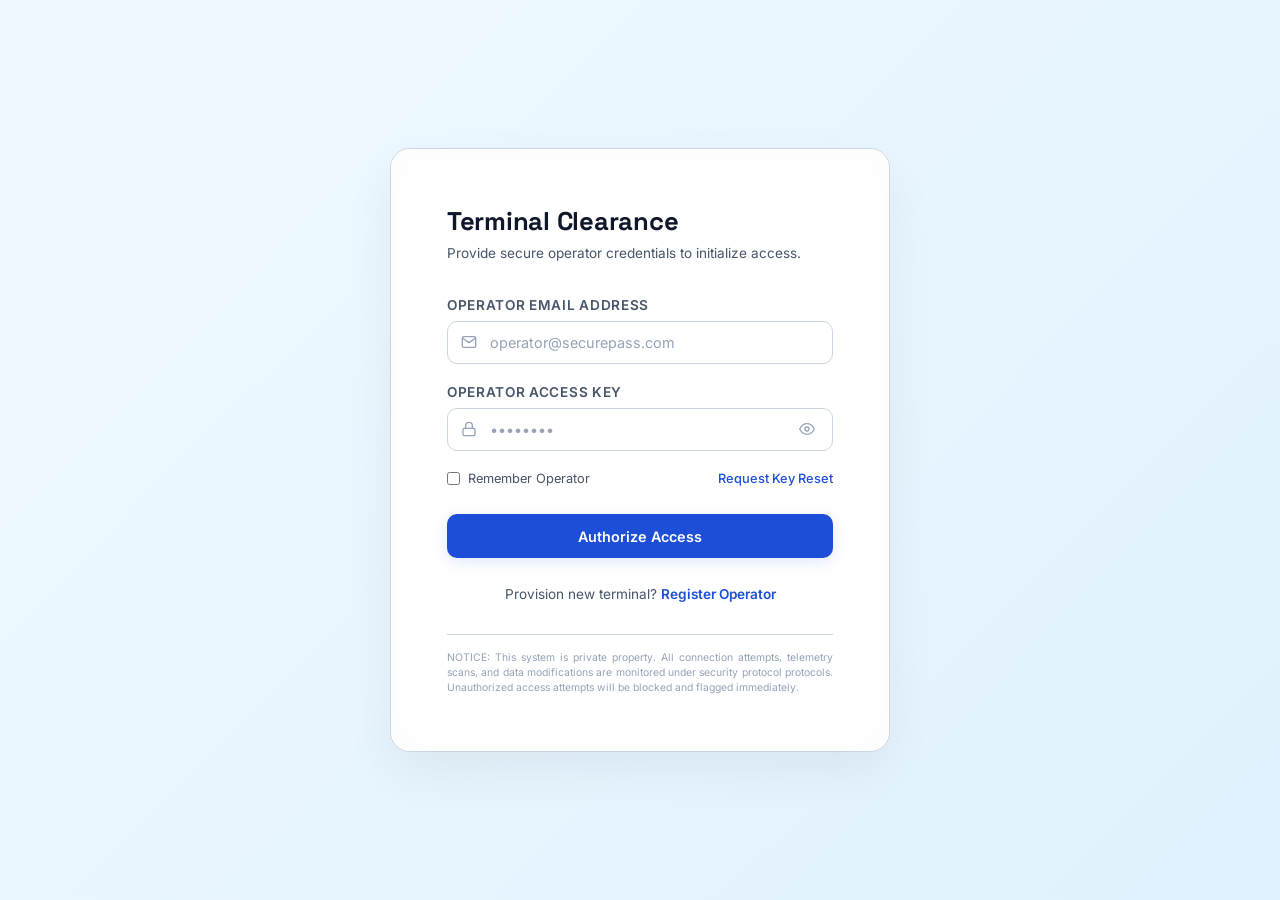
<file: edit.html>
<!DOCTYPE html>
<html lang="en">
<head>
  <meta charset="UTF-8">
  <meta name="viewport" content="width=device-width, initial-scale=1.0">
  <title>Edit Credentials - AI Security Gate Pass</title>
  <link rel="stylesheet" href="global.css">
  <style>
    .split-layout {
      display: grid;
      grid-template-columns: 1fr 1.2fr;
      gap: 1.5rem;
      align-items: start;
    }

    .photo-capture-card {
      text-align: center;
      display: flex;
      flex-direction: column;
      align-items: center;
    }

    .capture-box {
      width: 100%;
      max-width: 320px;
      aspect-ratio: 1;
      background: #1e293b;
      border: 1px solid var(--border-color);
      border-radius: var(--border-radius);
      margin-bottom: 1.25rem;
      overflow: hidden;
      position: relative;
      display: flex;
      align-items: center;
      justify-content: center;
      box-shadow: inset 0 0 10px rgba(15, 23, 42, 0.05);
    }

    #captureVideo {
      width: 100%;
      height: 100%;
      object-fit: cover;
      transform: scaleX(-1);
      display: none;
    }

    #capturedCanvas {
      display: none;
    }

    #photoPreview {
      width: 100%;
      height: 100%;
      object-fit: cover;
    }

    .capture-badge {
      position: absolute;
      top: 10px;
      right: 10px;
      background: rgba(15, 23, 42, 0.85);
      border: 1px solid var(--border-color);
      padding: 2px 8px;
      border-radius: 4px;
      font-size: 0.65rem;
      text-transform: uppercase;
      font-weight: 600;
      color: var(--text-secondary);
      z-index: 10;
    }

    .capture-controls {
      display: flex;
      gap: 8px;
      width: 100%;
      justify-content: center;
    }

    .form-grid {
      display: grid;
      grid-template-columns: 1fr 1fr;
      gap: 1rem;
    }

    .form-span-2 {
      grid-column: span 2;
    }

    @media (max-width: 768px) {
      .split-layout {
        grid-template-columns: 1fr;
      }
      .form-grid {
        grid-template-columns: 1fr;
      }
      .form-span-2 {
        grid-column: span 1;
      }
    }
  </style>
</head>
<body>

  <div class="app-container">
    <main class="main-content">
      
      <div class="content-header">
        <div class="page-title">
          <h1>Modify Biometric Credentials</h1>
          <p>Update credentials, clearances, and biometrics for existing entries</p>
        </div>
      </div>

      <div class="split-layout">
        <!-- Photo Snapshot Capture (Left) -->
        <div class="card photo-capture-card">
          <h2 style="font-size:1.1rem; font-family:var(--font-title); font-weight:700; margin-bottom:1rem; align-self:flex-start;">Operator Snapshot Capture</h2>
          
          <div class="capture-box">
            <span class="capture-badge" id="captureState">Current Photo</span>
            
            <video id="captureVideo" autoplay playsinline muted></video>
            <img id="photoPreview" src="" alt="Snapshot Preview">
            <canvas id="capturedCanvas"></canvas>
          </div>

          <div class="capture-controls">
            <button class="btn btn-secondary" id="snapBtn" onclick="takeSnapshot()" style="display:none;">
              Snap Photo
            </button>
            <button class="btn btn-secondary" id="cameraBtn" onclick="activateCamera()">
              Enable Webcam
            </button>
            <button class="btn btn-secondary" id="resetBtn" onclick="resetCamera()" style="display:none;">
              Cancel
            </button>
          </div>
        </div>

        <!-- Registry Forms Data (Right) -->
        <div class="card">
          <h2 style="font-size:1.1rem; font-family:var(--font-title); font-weight:700; margin-bottom:1rem;">Credentials Registry Editor</h2>
          
          <form id="personForm">
            <div class="form-grid">
              
              <div class="form-group form-span-2">
                <label class="form-label" for="fullName">Full Name</label>
                <input type="text" id="fullName" class="form-control" required>
              </div>

              <div class="form-group">
                <label class="form-label" for="category">Category</label>
                <select id="category" class="form-control" required>
                  <option value="Visitor">Visitor</option>
                  <option value="Employee">Employee</option>
                </select>
              </div>

              <div class="form-group">
                <label class="form-label" for="empId">System ID Code</label>
                <input type="text" id="empId" class="form-control" readonly>
              </div>

              <div class="form-group">
                <label class="form-label" for="adharNo">Aadhaar Card Number (12 Digit)</label>
                <input type="text" id="adharNo" class="form-control" required pattern="[0-9]{12}">
              </div>

              <div class="form-group">
                <label class="form-label" for="phone">Contact Mobile</label>
                <input type="tel" id="phone" class="form-control" required pattern="[0-9]{10}">
              </div>

              <div class="form-group form-span-2">
                <label class="form-label" for="purpose">Purpose / Department</label>
                <input type="text" id="purpose" class="form-control" required>
              </div>

              <div class="form-group form-span-2">
                <label class="form-label" for="address">Residential Address</label>
                <input type="text" id="address" class="form-control" required>
              </div>

            </div>

            <div style="margin-top: 1.5rem; display:flex; justify-content:flex-end; gap:10px;">
              <button type="button" class="btn btn-secondary" onclick="window.location.href='print-list.html'">Cancel</button>
              <button type="submit" class="btn btn-primary">Save Changes</button>
            </div>
          </form>
        </div>
      </div>

    </main>
  </div>

  <script src="global.js"></script>
  <script>
    Auth.requireAuth();

    // Query Parameter parsing
    const urlParams = new URLSearchParams(window.location.search);
    const personId = urlParams.get('id');

    if (!personId) {
      Toast.show('Error: No ID supplied. Redirecting...', 'denied');
      setTimeout(() => window.location.href = 'print-list.html', 1000);
    }

    const person = Db.getPerson(personId);
    if (!person) {
      Toast.show('Error: Record not found. Redirecting...', 'denied');
      setTimeout(() => window.location.href = 'print-list.html', 1000);
    }

    // Elements
    const video = document.getElementById('captureVideo');
    const photoPreview = document.getElementById('photoPreview');
    const canvas = document.getElementById('capturedCanvas');
    const snapBtn = document.getElementById('snapBtn');
    const cameraBtn = document.getElementById('cameraBtn');
    const resetBtn = document.getElementById('resetBtn');
    const captureState = document.getElementById('captureState');
    const form = document.getElementById('personForm');

    let streamRef = null;
    let base64PhotoData = '';

    // Load initial form values
    const loadFields = () => {
      document.getElementById('fullName').value = person.name;
      document.getElementById('category').value = person.category;
      document.getElementById('empId').value = person.empId;
      document.getElementById('adharNo').value = person.adhar;
      document.getElementById('phone').value = person.phone;
      document.getElementById('purpose').value = person.purpose;
      document.getElementById('address').value = person.address;
      
      photoPreview.src = person.photo;
      base64PhotoData = person.photo;
    };

    // Activate Camera
    const activateCamera = () => {
      navigator.mediaDevices.getUserMedia({ video: { width: 320, height: 320 } })
        .then(stream => {
          streamRef = stream;
          video.srcObject = stream;
          
          photoPreview.style.display = 'none';
          video.style.display = 'block';
          
          cameraBtn.style.display = 'none';
          snapBtn.style.display = 'inline-flex';
          resetBtn.style.display = 'inline-flex';
          
          captureState.textContent = "Live Camera";
        })
        .catch(err => {
          console.warn("Camera could not be activated", err);
          Toast.show('Camera hardware is currently unavailable.', 'warning');
        });
    };

    // Snap photo
    const takeSnapshot = () => {
      if (!streamRef) return;
      canvas.width = 320;
      canvas.height = 320;
      
      const ctx = canvas.getContext('2d');
      ctx.translate(320, 0);
      ctx.scale(-1, 1);
      ctx.drawImage(video, 0, 0, 320, 320);
      
      base64PhotoData = canvas.toDataURL('image/jpeg');
      
      video.style.display = 'none';
      photoPreview.src = base64PhotoData;
      photoPreview.style.display = 'block';
      
      snapBtn.style.display = 'none';
      captureState.textContent = "New Snapshot Captured";
      captureState.style.color = "var(--color-secure)";
    };

    const resetCamera = () => {
      if (streamRef) {
        streamRef.getTracks().forEach(t => t.stop());
      }
      video.style.display = 'none';
      photoPreview.style.display = 'block';
      photoPreview.src = person.photo;
      base64PhotoData = person.photo;

      cameraBtn.style.display = 'inline-flex';
      snapBtn.style.display = 'none';
      resetBtn.style.display = 'none';
      captureState.textContent = "Current Photo";
      captureState.style.color = "";
    };

    // Form Update Handler
    form.addEventListener('submit', (e) => {
      e.preventDefault();

      const adhar = document.getElementById('adharNo').value;
      if (Db.isBlacklisted(adhar)) {
        Toast.show('Cannot update credentials: Aadhaar is blacklisted.', 'denied');
        return;
      }

      const updatedObj = {
        id: person.id,
        name: document.getElementById('fullName').value.trim(),
        adhar: adhar,
        address: document.getElementById('address').value.trim(),
        phone: document.getElementById('phone').value.trim(),
        category: document.getElementById('category').value,
        purpose: document.getElementById('purpose').value.trim(),
        photo: base64PhotoData
      };

      Db.updatePerson(updatedObj);
      Toast.show('Registry credentials updated!', 'secure');

      setTimeout(() => {
        if (streamRef) {
          streamRef.getTracks().forEach(track => track.stop());
        }
        window.location.href = 'print-list.html';
      }, 1000);
    });

    loadFields();

    window.addEventListener('beforeunload', () => {
      if (streamRef) {
        streamRef.getTracks().forEach(track => track.stop());
      }
    });
  </script>
</body>
</html>
</file>
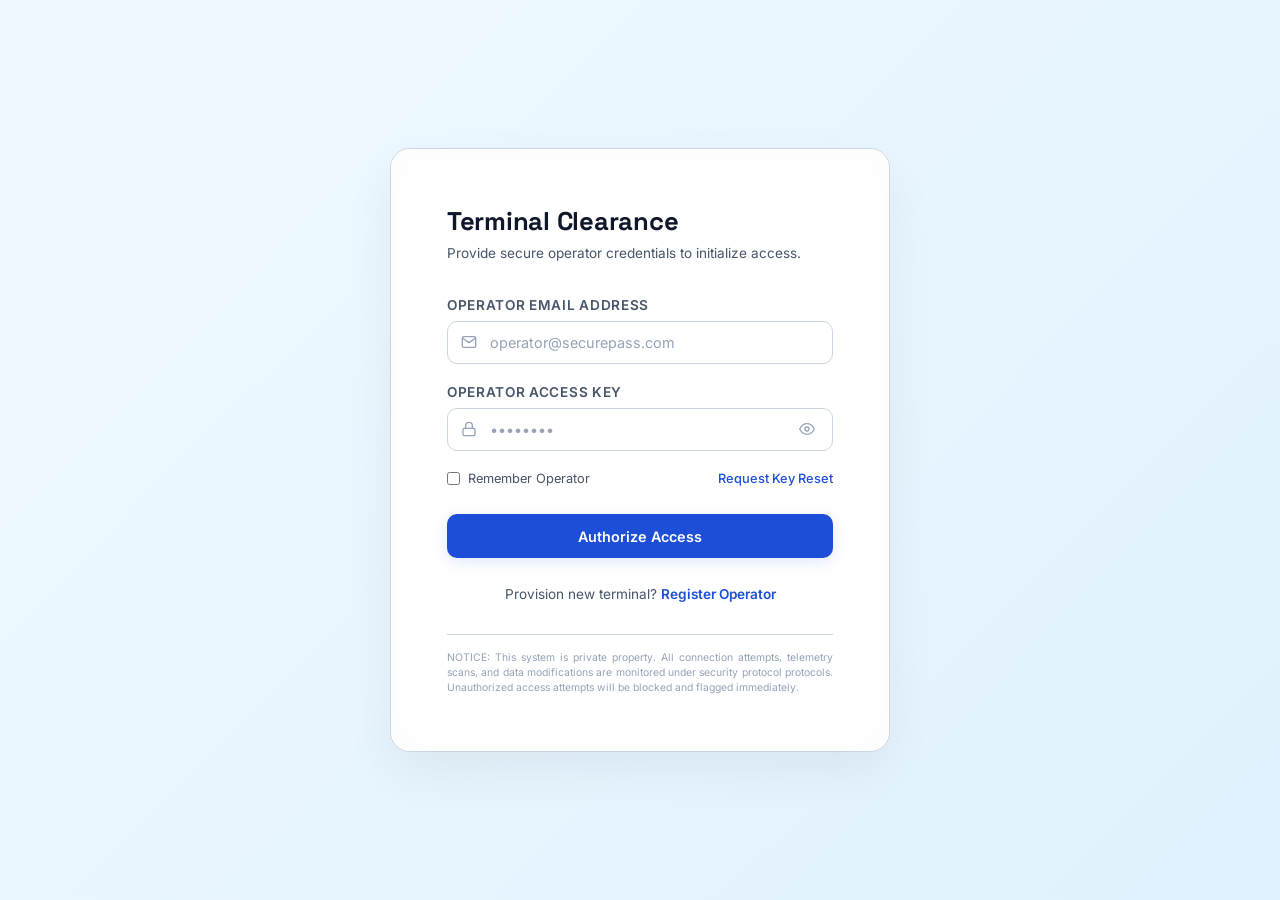
<file: model.html>
<!DOCTYPE html>
<html lang="en">
<head>
  <meta charset="UTF-8">
  <meta name="viewport" content="width=device-width, initial-scale=1.0">
  <title>Live Biometric AI Scanner - AI Security Gate Pass</title>
  <link rel="stylesheet" href="global.css">
  <style>
    .scanner-layout {
      display: grid;
      grid-template-columns: 1.8fr 1fr;
      gap: 1.5rem;
      align-items: start;
    }

    .feed-container {
      position: relative;
      background: #1e293b;
      border: 1px solid var(--border-color);
      border-radius: var(--border-radius);
      overflow: hidden;
      aspect-ratio: 16/9;
      display: flex;
      align-items: center;
      justify-content: center;
      box-shadow: 0 10px 30px rgba(15, 23, 42, 0.04);
    }

    #fallbackPrompt {
      color: #ffffff !important;
    }

    #fallbackPrompt svg {
      color: #ffffff !important;
    }

    #fallbackPrompt p {
      color: #ffffff !important;
    }

    #fallbackPrompt small {
      color: #bfdbfe !important;
    }

    #cameraVideo {
      width: 100%;
      height: 100%;
      object-fit: cover;
      transform: scaleX(-1);
    }

    #overlayCanvas {
      position: absolute;
      top: 0;
      left: 0;
      width: 100%;
      height: 100%;
      z-index: 5;
      transform: scaleX(-1);
    }

    .feed-controls {
      display: flex;
      justify-content: space-between;
      align-items: center;
      margin-top: 1rem;
      background: var(--bg-card);
      border: 1px solid var(--border-color);
      padding: 0.75rem 1.25rem;
      border-radius: var(--border-radius);
    }

    .status-panel-indicator {
      display: flex;
      align-items: center;
      gap: 8px;
      font-size: 0.85rem;
      font-weight: 600;
      text-transform: uppercase;
      letter-spacing: 0.05em;
    }

    /* Telemetry grid on right side */
    .telemetry-card {
      height: 100%;
    }

    .telemetry-header {
      border-bottom: 1px solid var(--border-color);
      padding-bottom: 0.75rem;
      margin-bottom: 1rem;
      display: flex;
      align-items: center;
      justify-content: space-between;
    }

    .telemetry-header h2 {
      font-size: 1rem;
      font-family: var(--font-title);
      font-weight: 700;
      color: var(--text-primary);
    }

    .stat-row {
      display: flex;
      justify-content: space-between;
      padding: 0.5rem 0;
      border-bottom: 1px dashed var(--border-color);
      font-size: 0.85rem;
    }

    .stat-row:last-child {
      border-bottom: none;
    }

    .stat-label {
      color: var(--text-secondary);
    }

    .stat-value {
      font-family: var(--font-title);
      font-weight: 600;
      color: var(--color-secure);
    }

    .matches-feed {
      margin-top: 1.5rem;
      background: var(--bg-secondary);
      border: 1px solid var(--border-color);
      border-radius: 8px;
      padding: 1rem;
    }

    .matches-feed h3 {
      font-size: 0.8rem;
      text-transform: uppercase;
      letter-spacing: 0.05em;
      color: var(--text-muted);
      margin-bottom: 0.75rem;
    }

    .match-profile {
      display: flex;
      align-items: center;
      gap: 12px;
      padding: 0.75rem;
      background: var(--bg-primary);
      border-radius: 6px;
      border: 1px solid var(--border-color);
      transition: all 0.3s;
    }

    .match-profile.secure {
      border-color: rgba(16, 185, 129, 0.4);
      background: rgba(16, 185, 129, 0.03);
    }

    .match-profile.denied {
      border-color: rgba(239, 68, 68, 0.4);
      background: rgba(239, 68, 68, 0.03);
    }

    .match-avatar {
      width: 48px;
      height: 48px;
      border-radius: 6px;
      object-fit: cover;
      background: var(--bg-tertiary);
    }

    .match-details h4 {
      font-size: 0.875rem;
      font-weight: 600;
      color: var(--text-primary);
    }

    .match-details p {
      font-size: 0.75rem;
      color: var(--text-secondary);
      margin-top: 2px;
    }

    /* Live scanline */
    .telemetry-graph {
      height: 80px;
      background: rgba(2, 6, 23, 0.5);
      border: 1px solid var(--border-color);
      border-radius: 6px;
      margin-top: 1rem;
      overflow: hidden;
      position: relative;
    }

    .grid-lines {
      position: absolute;
      top: 0;
      left: 0;
      width: 100%;
      height: 100%;
      background-image: 
        linear-gradient(rgba(16, 185, 129, 0.05) 1px, transparent 1px),
        linear-gradient(90deg, rgba(16, 185, 129, 0.05) 1px, transparent 1px);
      background-size: 10px 10px;
    }

    /* Simulation scanning boxes animation */
    .biometric-box {
      border: 2px solid var(--color-secure);
      position: absolute;
      box-shadow: 0 0 10px var(--color-secure-glow);
    }

    @media (max-width: 1024px) {
      .scanner-layout {
        grid-template-columns: 1fr;
      }
    }
  </style>
</head>
<body>

  <div class="app-container">
    <main class="main-content">
      
      <div class="content-header">
        <div class="page-title">
          <h1>AI Biometric Telemetry</h1>
          <p>Real-time neural face detection and visitor identity verification</p>
        </div>
        <div style="display:flex; gap:10px;">
          <button class="btn btn-secondary" onclick="window.location.href='dashboard.html'">
            Return to Dashboard
          </button>
        </div>
      </div>

      <div class="scanner-layout">
        <!-- Telemetry Feed (Webcam Video + Landmarks Canvas) -->
        <div>
          <div class="feed-container hud-container">
            <div class="hud-corner top-left"></div>
            <div class="hud-corner top-right"></div>
            <div class="hud-corner bottom-left"></div>
            <div class="hud-corner bottom-right"></div>
            <div class="scan-line" id="camScanLine"></div>
            <video id="cameraVideo" autoplay playsinline muted></video>
            <canvas id="overlayCanvas"></canvas>
            
            <div id="fallbackPrompt" style="position:absolute; text-align:center; color:var(--text-muted); z-index:2;">
              <svg width="60" height="60" viewBox="0 0 24 24" fill="none" stroke="currentColor" stroke-width="1.5" style="color:var(--text-muted); margin-bottom:1rem;">
                <circle cx="12" cy="12" r="10"></circle>
                <path d="M8 14s1.5 2 4 2 4-2 4-2"></path>
                <line x1="9" y1="9" x2="9.01" y2="9"></line>
                <line x1="15" y1="9" x2="15.01" y2="9"></line>
              </svg>
              <p>Camera feed standby...</p>
              <small>Approve webcam permissions to initialize tracking</small>
            </div>
          </div>

          <div class="feed-controls">
            <div class="status-panel-indicator">
              <span style="width:10px; height:10px; border-radius:50%; background-color: var(--color-secure); box-shadow: 0 0 8px var(--color-secure);"></span>
              <span id="scanStatus">Detector active</span>
            </div>
            
            <div style="display: flex; gap: 8px;">
              <button class="btn btn-secondary" id="actionBtn" onclick="toggleScanner()" style="padding: 0.5rem 1rem; font-size:0.85rem;">
                Pause Feed
              </button>
              <button class="btn btn-primary" id="scanBtn" onclick="triggerMockFaceScan()" style="padding: 0.5rem 1rem; font-size:0.85rem;">
                Scan Face
              </button>
            </div>
          </div>
        </div>

        <!-- Telemetry Analytics (Right Panel) -->
        <div class="card telemetry-card card-premium">
          <div class="telemetry-header" style="display: none;">
            <h2>Telemetry Reports</h2>
            <div class="status-badge secure" style="padding: 2px 6px; font-size: 0.65rem;">Model v1.0 (Tiny)</div>
          </div>

          <div class="stat-row" style="display: none;">
            <span class="stat-label">Neural Model</span>
            <span class="stat-value" style="color:var(--color-accent)">TinyYoloFace / face-api.js</span>
          </div>
          <div class="stat-row" style="display: none;">
            <span class="stat-label">Inference Speed</span>
            <span class="stat-value" id="inferenceTime">16 ms</span>
          </div>
          <div class="stat-row" style="display: none;">
            <span class="stat-label">Detector Framerate</span>
            <span class="stat-value" id="fpsCounter">60 FPS</span>
          </div>
          <div class="stat-row" style="display: none;">
            <span class="stat-label">Landmarks Tracked</span>
            <span class="stat-value">68 Points</span>
          </div>
          <div class="stat-row" style="display: none;">
            <span class="stat-label">Model Weights</span>
            <span class="stat-value" style="color:var(--color-secure);">100% OK</span>
          </div>

          <h3 style="font-size: 0.85rem; text-transform: uppercase; letter-spacing: 0.05em; color: var(--text-muted); margin-top: 1.25rem; margin-bottom: 0.5rem; display: none;">Diagnostic Stream</h3>
          <div class="terminal-console" id="diagConsole" style="height: 130px; font-size: 0.75rem; padding: 0.5rem 0.75rem; margin-bottom: 1.25rem; line-height: 1.4; display: none;">
            <div style="color: var(--text-muted);">[SYS] Initializing face-api.js neural weights...</div>
            <div style="color: var(--color-secure);">[SYS] Detector module initialized successfully.</div>
          </div>

          <!-- Matched Identity Card -->
          <div class="matches-feed">
            <h3>Active Detection Match</h3>
            <div id="matchTarget">
              <div class="match-profile" style="border-style:dashed; background:transparent; justify-content:center; color:var(--text-muted); font-size:0.8rem; height:80px;">
                Searching for facial coordinates...
              </div>
            </div>
          </div>
        </div>
      </div>


    </main>
  </div>

  <script src="global.js"></script>
  <script>
    Auth.requireAuth();

    const video = document.getElementById('cameraVideo');
    const canvas = document.getElementById('overlayCanvas');
    const ctx = canvas.getContext('2d');
    const fallbackPrompt = document.getElementById('fallbackPrompt');
    const scanStatus = document.getElementById('scanStatus');
    const actionBtn = document.getElementById('actionBtn');
    
    const inferenceTime = document.getElementById('inferenceTime');
    const fpsCounter = document.getElementById('fpsCounter');
    const matchTarget = document.getElementById('matchTarget');

    let feedActive = true;
    let webcamStream = null;
    let animFrameId = null;

    const diagConsole = document.getElementById('diagConsole');

    const logDiag = (msg, level = 'sys') => {
      const div = document.createElement('div');
      const color = level === 'secure' ? 'var(--color-secure)' : level === 'denied' ? 'var(--color-denied)' : level === 'warning' ? 'var(--color-warning)' : 'var(--text-muted)';
      const time = new Date().toLocaleTimeString('en-US', { hour12: false });
      div.style.color = color;
      div.textContent = `[${time}] [${level.toUpperCase()}] ${msg}`;
      diagConsole.appendChild(div);
      diagConsole.scrollTop = diagConsole.scrollHeight;
    };

    // Access Webcam
    navigator.mediaDevices.getUserMedia({ video: true })
      .then(stream => {
        webcamStream = stream;
        video.srcObject = stream;
        fallbackPrompt.style.display = 'none';
        logDiag("Webcam video stream locked [OK]", "sys");
        
        // Resize canvas to match video layout
        video.onloadedmetadata = () => {
          canvas.width = video.videoWidth;
          canvas.height = video.videoHeight;
          startFaceLandmarkSimulation();
        };
      })
      .catch(err => {
        console.error("Camera access failed", err);
        fallbackPrompt.innerHTML = `
          <svg width="48" height="48" viewBox="0 0 24 24" fill="none" stroke="currentColor" stroke-width="2" style="color:var(--color-denied); margin-bottom:10px;">
            <path d="M10.29 3.86L1.82 18a2 2 0 0 0 1.71 3h16.94a2 2 0 0 0 1.71-3L13.71 3.86a2 2 0 0 0-3.42 0z"></path>
          </svg>
          <p style="color:var(--color-denied);">Camera hardware unavailable</p>
          <small>Interactive simulations remain fully active.</small>
        `;
        logDiag("Webcam offline, initializing mock telemetry framework", "warning");
        canvas.width = 640;
        canvas.height = 360;
        startFaceLandmarkSimulation();
      });

    // Face coordinates tracking coordinates
    let faceX = 320, faceY = 180;
    let faceWidth = 140, faceHeight = 140;
    let dx = 2, dy = 1.5;
    let isTrackingFace = true;

    // Start drawing landmarks
    const startFaceLandmarkSimulation = () => {
      logDiag("Loading neural landmark tracking weights...", "sys");
      setTimeout(() => logDiag("Loaded 68-landmarks mesh mapping array [OK]", "sys"), 600);
      
      const draw = () => {
        if (!feedActive) return;

        ctx.clearRect(0, 0, canvas.width, canvas.height);

        if (isTrackingFace) {
          // Bounce tracking box around screen to simulate face coordinates walking
          faceX += dx;
          faceY += dy;

          if (faceX - faceWidth/2 < 20 || faceX + faceWidth/2 > canvas.width - 20) dx = -dx;
          if (faceY - faceHeight/2 < 20 || faceY + faceHeight/2 > canvas.height - 20) dy = -dy;

          // Draw Bounding box
          ctx.strokeStyle = 'var(--color-secure)';
          ctx.lineWidth = 2;
          ctx.strokeRect(faceX - faceWidth/2, faceY - faceHeight/2, faceWidth, faceHeight);
          
          // Draw neon corners
          const len = 15;
          ctx.strokeStyle = '#6366f1';
          ctx.lineWidth = 4;
          
          // top-left
          ctx.beginPath();
          ctx.moveTo(faceX - faceWidth/2 - 1, faceY - faceHeight/2 + len);
          ctx.lineTo(faceX - faceWidth/2 - 1, faceY - faceHeight/2 - 1);
          ctx.lineTo(faceX - faceWidth/2 + len, faceY - faceHeight/2 - 1);
          ctx.stroke();

          // top-right
          ctx.beginPath();
          ctx.moveTo(faceX + faceWidth/2 + 1, faceY - faceHeight/2 + len);
          ctx.lineTo(faceX + faceWidth/2 + 1, faceY - faceHeight/2 - 1);
          ctx.lineTo(faceX + faceWidth/2 - len, faceY - faceHeight/2 - 1);
          ctx.stroke();

          // bottom-left
          ctx.beginPath();
          ctx.moveTo(faceX - faceWidth/2 - 1, faceY + faceHeight/2 - len);
          ctx.lineTo(faceX - faceWidth/2 - 1, faceY + faceHeight/2 + 1);
          ctx.lineTo(faceX - faceWidth/2 + len, faceY + faceHeight/2 + 1);
          ctx.stroke();

          // bottom-right
          ctx.beginPath();
          ctx.moveTo(faceX + faceWidth/2 + 1, faceY + faceHeight/2 - len);
          ctx.lineTo(faceX + faceWidth/2 + 1, faceY + faceHeight/2 + 1);
          ctx.lineTo(faceX + faceWidth/2 - len, faceY + faceHeight/2 + 1);
          ctx.stroke();

          // Draw mock facial landmarks (dots)
          ctx.fillStyle = 'rgba(16, 185, 129, 0.7)';
          // Eyes
          ctx.beginPath();
          ctx.arc(faceX - 25, faceY - 15, 3, 0, Math.PI * 2);
          ctx.arc(faceX + 25, faceY - 15, 3, 0, Math.PI * 2);
          ctx.fill();

          // Nose bridge
          ctx.strokeStyle = 'rgba(16, 185, 129, 0.5)';
          ctx.lineWidth = 1.5;
          ctx.beginPath();
          ctx.moveTo(faceX, faceY - 15);
          ctx.lineTo(faceX, faceY + 10);
          ctx.lineTo(faceX - 10, faceY + 15);
          ctx.moveTo(faceX, faceY + 10);
          ctx.lineTo(faceX + 10, faceY + 15);
          ctx.stroke();

          // Mouth
          ctx.beginPath();
          ctx.arc(faceX, faceY + 30, 15, 0, Math.PI);
          ctx.stroke();

          // Face border points
          for(let i=0; i<16; i++) {
            const angle = Math.PI + (i / 15) * Math.PI;
            const px = faceX + Math.cos(angle) * (faceWidth/2 - 5);
            const py = faceY + Math.sin(angle) * (faceHeight/2 + 10) * 0.8;
            ctx.beginPath();
            ctx.arc(px, py, 2, 0, Math.PI*2);
            ctx.fillStyle = '#6366f1';
            ctx.fill();
          }

          // Labels
          ctx.fillStyle = 'var(--color-secure)';
          ctx.font = '10px monospace';
          ctx.fillText(`FACE LOCK [CONF: 99.1%]`, faceX - faceWidth/2, faceY - faceHeight/2 - 20);
          ctx.fillText(`X:${Math.round(faceX)} Y:${Math.round(faceY)}`, faceX - faceWidth/2, faceY - faceHeight/2 - 8);
        }

        // Live telemetry updates
        inferenceTime.textContent = Math.round(12 + Math.random() * 6) + ' ms';
        fpsCounter.textContent = Math.round(58 + Math.random() * 4) + ' FPS';

        animFrameId = requestAnimationFrame(draw);
      };
      animFrameId = requestAnimationFrame(draw);
    };

    const toggleScanner = () => {
      feedActive = !feedActive;
      if (feedActive) {
        actionBtn.textContent = 'Pause Feed';
        scanStatus.textContent = 'Detector active';
        logDiag("Resuming live video biometric telemetry streams", "sys");
        startFaceLandmarkSimulation();
      } else {
        actionBtn.textContent = 'Resume Feed';
        scanStatus.textContent = 'Detector paused';
        logDiag("Biometric scanner feed paused by operator", "warning");
        cancelAnimationFrame(animFrameId);
      }
    };

    // Helper to capture the current webcam frame as a Base64 image
    const captureWebcamFrame = () => {
      const tempCanvas = document.createElement('canvas');
      tempCanvas.width = video.videoWidth || 640;
      tempCanvas.height = video.videoHeight || 360;
      const tempCtx = tempCanvas.getContext('2d');
      try {
        tempCtx.drawImage(video, 0, 0, tempCanvas.width, tempCanvas.height);
        return tempCanvas.toDataURL('image/jpeg', 0.85); // JPEG format, 85% quality
      } catch (err) {
        console.warn("Could not capture video frame:", err);
        return null;
      }
    };

    // UI Rendering Handlers for Face Detection Matches
    const handleScanSuccess = (target) => {
      AudioFeedback.playSuccess();
      logDiag(`Biometric match CLEARED: ${target.name} [ID: ${target.empId}]`, "secure");
      
      matchTarget.innerHTML = `
        <div class="match-profile secure">
          <img src="${target.photo}" class="match-avatar" alt="Avatar">
          <div class="match-details">
            <h4>${target.name}</h4>
            <p>${target.category} • ID: ${target.empId}</p>
            <span class="status-badge secure" style="padding:0 5px; font-size:0.6rem;">Match Cleared</span>
          </div>
          <button class="btn btn-primary" onclick="window.location.href='print-preview.html?id=${target.id}'" style="padding:3px 8px; font-size:0.7rem; margin-left:auto;">
            Pass
          </button>
        </div>
      `;
      Toast.show(`Biometric Match: ${target.name} recognized.`, 'secure');
      Db.addLog('secure', `Biometric clear: ${target.name} (${target.category}) matched. Pass issuing cleared.`);
    };

    const handleScanBlacklist = (target) => {
      AudioFeedback.playWarning();
      logDiag(`SECURITY THREAT ALERT: Blacklisted record found for Aadhaar ${target.adhar}!`, "denied");
      
      matchTarget.innerHTML = `
        <div class="match-profile denied">
          <img src="${target.photo}" class="match-avatar" alt="Avatar">
          <div class="match-details">
            <h4 style="color:var(--color-denied);">${target.name}</h4>
            <p style="color:var(--color-denied); opacity:0.8;">BLACKLISTED</p>
            <p style="font-size:0.65rem; color:var(--text-muted); max-width:180px;">${target.reason}</p>
          </div>
        </div>
      `;
      Toast.show(`ALERT: Blacklisted Face Detected: ${target.name}!`, 'denied');
      Db.addLog('denied', `Biometric block: Blacklisted person ${target.name} attempted entry. Reason: ${target.reason}.`);
    };

    const handleScanUnknown = () => {
      AudioFeedback.playWarning();
      logDiag("Euclidean similarity distance above clearance threshold (0.60)", "warning");
      logDiag("Face signature unrecognized in template directory", "warning");
      
      matchTarget.innerHTML = `
        <div class="match-profile warning">
          <div class="match-avatar" style="display:flex; align-items:center; justify-content:center; background:var(--bg-tertiary); color:var(--color-warning);">?</div>
          <div class="match-details">
            <h4>Unrecognized Face</h4>
            <p>No telemetry matches found.</p>
          </div>
          <button class="btn btn-secondary" onclick="window.location.href='register-person.html'" style="padding:3px 8px; font-size:0.7rem; margin-left:auto; border-color:var(--color-warning); color:var(--color-warning);">
            Register
          </button>
        </div>
      `;
      Toast.show(`Unrecognized face. Register new visitor.`, 'warning');
      Db.addLog('warning', `Biometric match warning: Unrecognized face detected. Directing to visitor registration.`);
    };

    // Helper sleep function for clean async delays
    const sleep = (ms) => new Promise(resolve => setTimeout(resolve, ms));

    // Core Face Scanner execution function
    const triggerMockFaceScan = async () => {
      if (!feedActive) toggleScanner();

      logDiag("Acquiring biometric facial signature canvas snapshot...", "sys");
      AudioFeedback.playProcessing();
      await sleep(600);

      logDiag("Extracting 128-dimensional Euclidean face vector...", "sys");
      
      // Capture frame base64 (ready to send to Python/Node API model)
      const frameBase64 = captureWebcamFrame();
      await sleep(400);

      logDiag("Querying biometric identity directory templates...", "sys");
      await sleep(400);

      // =========================================================================
      // INTEGRATION NOTE: TO CONNECT YOUR OWN REAL PYTHON MODEL OR DATABASE API
      // Un-comment the code block below and adjust it to point to your backend:
      // =========================================================================
      /*
      try {
        const response = await fetch('http://localhost:5000/api/predict-face', {
          method: 'POST',
          headers: { 'Content-Type': 'application/json' },
          body: JSON.stringify({ image: frameBase64 })
        });
        
        if (!response.ok) throw new Error("API request failed");
        const result = await response.json(); // Expected payload: { status: 'secure'|'denied'|'unknown', person: {...} }
        
        if (result.status === 'secure') {
          handleScanSuccess(result.person);
        } else if (result.status === 'denied') {
          handleScanBlacklist(result.person);
        } else {
          handleScanUnknown();
        }
        return;
      } catch (err) {
        logDiag("Telemetry prediction server connection offline. Running local simulation fallback.", "warning");
      }
      */

      // Fallback simulation: local localStorage check
      const blacklist = Db.getBlacklist();
      const people = Db.getPeople();
      const rand = Math.random();

      if (rand < 0.50 && people.length > 0) {
        const target = people[Math.floor(Math.random() * people.length)];
        handleScanSuccess(target);
      } else if (rand < 0.75 && blacklist.length > 0) {
        const target = blacklist[Math.floor(Math.random() * blacklist.length)];
        handleScanBlacklist(target);
      } else {
        handleScanUnknown();
      }
    };

    // Clean up animation on navigate
    window.addEventListener('beforeunload', () => {
      if (webcamStream) {
        webcamStream.getTracks().forEach(t => t.stop());
      }
      cancelAnimationFrame(animFrameId);
    });
  </script>
</body>
</html>
</file>
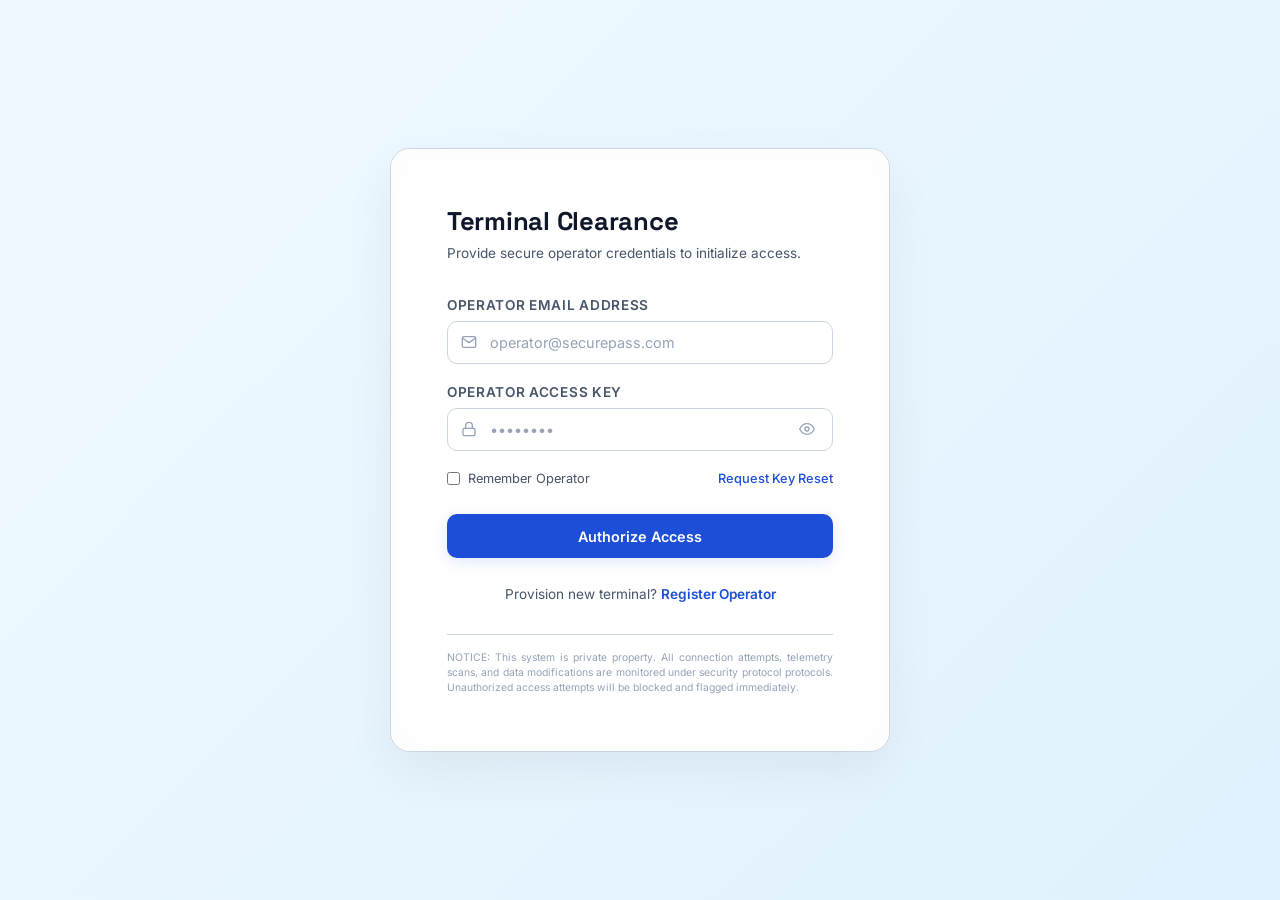
<file: print-list.html>
<!DOCTYPE html>
<html lang="en">
<head>
  <meta charset="UTF-8">
  <meta name="viewport" content="width=device-width, initial-scale=1.0">
  <title>Registry List - AI Security Gate Pass</title>
  <link rel="stylesheet" href="global.css">
  <style>
    .registry-header-bar {
      display: flex;
      justify-content: space-between;
      align-items: center;
      gap: 1.5rem;
      margin-bottom: 1.5rem;
    }

    .search-input-wrapper {
      position: relative;
      flex-grow: 1;
    }

    .filter-dropdown {
      width: 180px;
      flex-shrink: 0;
    }

    /* Table styles */
    .table-container {
      overflow-x: auto;
    }

    .registry-table {
      width: 100%;
      border-collapse: collapse;
      font-size: 0.9rem;
      text-align: left;
    }

    .registry-table th {
      background: var(--bg-secondary);
      padding: 1rem;
      color: var(--text-secondary);
      font-weight: 600;
      text-transform: uppercase;
      font-size: 0.75rem;
      letter-spacing: 0.05em;
      border-bottom: 1px solid var(--border-color);
    }

    .registry-table td {
      padding: 1rem;
      border-bottom: 1px solid var(--border-color);
      vertical-align: middle;
    }

    .registry-table tr:hover {
      background: rgba(15, 23, 42, 0.02);
    }

    .registry-photo {
      width: 40px;
      height: 40px;
      border-radius: 6px;
      object-fit: cover;
      border: 1px solid var(--border-color);
      background: var(--bg-tertiary);
    }

    .actions-cell {
      display: flex;
      gap: 8px;
    }

    .empty-directory {
      text-align: center;
      padding: 4rem 2rem;
      color: var(--text-muted);
    }

    @media (max-width: 640px) {
      .registry-header-bar {
        flex-direction: column;
        align-items: stretch;
        gap: 10px;
      }
      .filter-dropdown {
        width: 100%;
      }
    }
  </style>
</head>
<body>

  <div class="app-container">
    <main class="main-content">
      
      <div class="content-header">
        <div class="page-title">
          <h1>Biometric Gate Registry</h1>
          <p>Search, filter and generate printable gate passes for active visitors and employees</p>
        </div>
        <button class="btn btn-primary" onclick="window.location.href='register-person.html'">
          <svg width="18" height="18" viewBox="0 0 24 24" fill="none" stroke="currentColor" stroke-width="2">
            <line x1="12" y1="5" x2="12" y2="19"></line>
            <line x1="5" y1="12" x2="19" y2="12"></line>
          </svg>
          <span>Register Person</span>
        </button>
      </div>

      <!-- Filter Controls Bar -->
      <div class="card card-premium" style="padding: 1.25rem;">
        <div class="registry-header-bar" style="margin-bottom: 0;">
          <div class="search-input-wrapper">
            <input type="text" id="queryInput" class="form-control" placeholder="Search by Name, Aadhaar number, Mobile, or ID Code..." oninput="applyFilters()">
          </div>
          <div class="filter-tabs" id="filterTabs" style="margin-bottom: 0;">
            <button class="filter-pill active" onclick="setCategoryFilter('ALL', this)">All</button>
            <button class="filter-pill" onclick="setCategoryFilter('Visitor', this)">Visitors</button>
            <button class="filter-pill" onclick="setCategoryFilter('Employee', this)">Employees</button>
          </div>
        </div>
      </div>

      <!-- Directory Table -->
      <div class="card" style="padding: 0; overflow: hidden;">
        <div class="table-container">
          <table class="registry-table">
            <thead>
              <tr>
                <th>Biometrics</th>
                <th>Full Name</th>
                <th>Aadhaar Number</th>
                <th>ID Code</th>
                <th>Category</th>
                <th>Purpose / Dept</th>
                <th>Actions</th>
              </tr>
            </thead>
            <tbody id="registryBody">
              <!-- Loaded via JavaScript -->
            </tbody>
          </table>
        </div>
        
        <div class="empty-directory" id="emptyState" style="display:none;">
          <svg width="48" height="48" viewBox="0 0 24 24" fill="none" stroke="currentColor" stroke-width="1.5" style="color:var(--text-muted); margin-bottom:12px;">
            <circle cx="12" cy="12" r="10"></circle>
            <line x1="12" y1="8" x2="12" y2="12"></line>
            <line x1="12" y1="16" x2="12.01" y2="16"></line>
          </svg>
          <p>No active directory entries match your query filters.</p>
        </div>
      </div>

    </main>
  </div>

  <script src="global.js"></script>
  <script>
    Auth.requireAuth();

    const queryInput = document.getElementById('queryInput');
    const registryBody = document.getElementById('registryBody');
    const emptyState = document.getElementById('emptyState');

    let activeCategory = 'ALL';

    const setCategoryFilter = (cat, element) => {
      activeCategory = cat;
      
      // Update active class on filter pills
      const pills = document.querySelectorAll('.filter-pill');
      pills.forEach(p => p.classList.remove('active'));
      element.classList.add('active');
      
      applyFilters();
    };

    const applyFilters = () => {
      const query = queryInput.value.trim().toLowerCase();
      const people = Db.getPeople();

      const filtered = people.filter(p => {
        const matchesQuery = p.name.toLowerCase().includes(query) ||
                             p.adhar.includes(query) ||
                             p.empId.toLowerCase().includes(query) ||
                             p.phone.includes(query);
                             
        const matchesCategory = (activeCategory === 'ALL') || (p.category === activeCategory);

        return matchesQuery && matchesCategory;
      });

      renderTable(filtered);
    };

    const renderTable = (items) => {
      registryBody.innerHTML = '';

      if (items.length === 0) {
        emptyState.style.display = 'block';
        document.querySelector('.registry-table').style.display = 'none';
        return;
      }

      emptyState.style.display = 'none';
      document.querySelector('.registry-table').style.display = 'table';

      items.forEach(p => {
        const row = document.createElement('tr');
        row.innerHTML = `
          <td><img src="${p.photo}" class="registry-photo" alt="Photo"></td>
          <td style="font-weight:600;">${p.name}</td>
          <td style="font-family:var(--font-title); font-size:0.85rem;">
            ${p.adhar.replace(/(.{4})/g, '$1 ')}
          </td>
          <td style="font-family:var(--font-title); font-size:0.85rem; font-weight:500; color:var(--color-accent);">
            ${p.empId}
          </td>
          <td>
            <span class="status-badge ${p.category === 'Employee' ? 'secure' : 'warning'}" style="padding: 1px 6px; font-size: 0.65rem;">
              ${p.category}
            </span>
          </td>
          <td style="font-size:0.8rem; color:var(--text-secondary); max-width:180px; overflow:hidden; text-overflow:ellipsis; white-space:nowrap;">
            ${p.purpose}
          </td>
          <td>
            <div class="actions-cell">
              <button class="btn btn-secondary" onclick="window.location.href='edit.html?id=${p.id}'" style="padding: 4px 8px; font-size: 0.75rem;">
                Edit
              </button>
              <button class="btn btn-primary" onclick="window.location.href='print-preview.html?id=${p.id}'" style="padding: 4px 8px; font-size: 0.75rem;">
                Pass
              </button>
            </div>
          </td>
        `;
        registryBody.appendChild(row);
      });
    };

    // Initial render
    applyFilters();
  </script>
</body>
</html>
</file>
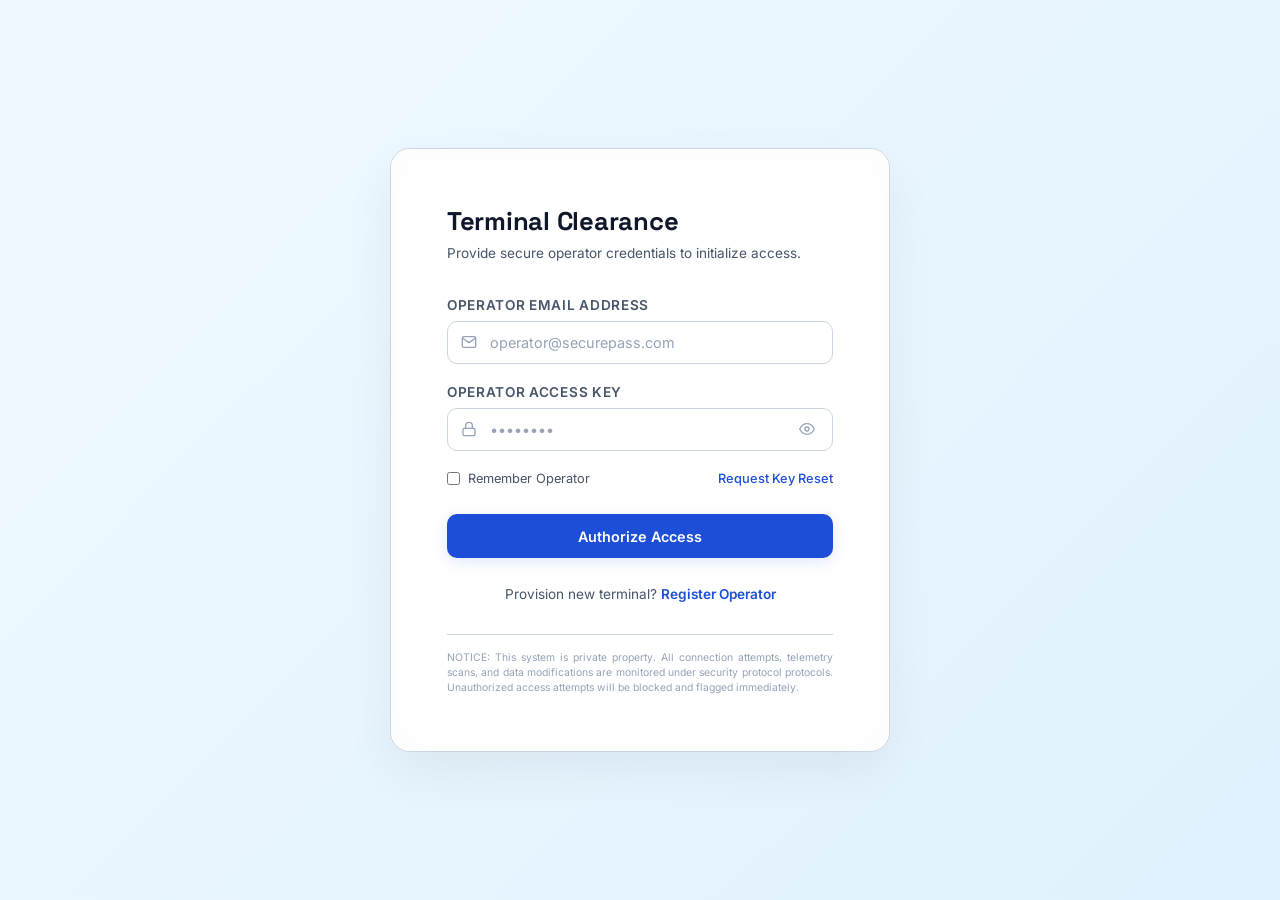
<file: print-preview.html>
<!DOCTYPE html>
<html lang="en">
<head>
  <meta charset="UTF-8">
  <meta name="viewport" content="width=device-width, initial-scale=1.0">
  <title>Print Preview - AI Security Gate Pass</title>
  <link rel="stylesheet" href="global.css">
  <style>
    .preview-layout {
      display: flex;
      flex-direction: column;
      align-items: center;
      justify-content: center;
      padding: 1.5rem 0;
    }

    /* Physical Gate Pass Card Layout */
    .gate-pass-badge {
      width: 420px;
      background: #ffffff;
      color: #000000;
      border: 3px solid #1e293b;
      border-radius: 16px;
      padding: 1.5rem;
      box-shadow: 0 10px 25px rgba(0, 0, 0, 0.4);
      font-family: 'Inter', sans-serif;
      position: relative;
      overflow: hidden;
    }

    .gate-pass-badge::before {
      content: '';
      position: absolute;
      top: 50%;
      left: 50%;
      transform: translate(-50%, -50%) rotate(-15deg);
      width: 280px;
      height: 280px;
      background: url("data:image/svg+xml;utf8,<svg xmlns='http://www.w3.org/2000/svg' viewBox='0 0 100 100' opacity='0.03' fill='%23000000'><path d='M50 15L15 35v30l35 20 35-20V35L50 15zm0 10l25 14v22L50 75 25 61V39l25-14z'/></svg>") no-repeat center;
      background-size: contain;
      pointer-events: none;
      z-index: 0;
    }

    /* Set z-index of content above the watermark background */
    .pass-header, .pass-body, .validity-container, .pass-footer {
      position: relative;
      z-index: 1;
    }

    .pass-header {
      display: flex;
      justify-content: space-between;
      align-items: center;
      border-bottom: 2px solid #e2e8f0;
      padding-bottom: 1rem;
      margin-bottom: 1rem;
    }

    .pass-brand {
      display: flex;
      align-items: center;
      gap: 8px;
    }

    .pass-brand h3 {
      font-family: 'Space Grotesk', sans-serif;
      font-weight: 700;
      font-size: 1.1rem;
      letter-spacing: -0.02em;
    }

    .pass-category-badge {
      padding: 4px 12px;
      font-size: 0.8rem;
      font-weight: 700;
      text-transform: uppercase;
      letter-spacing: 0.05em;
      border-radius: 4px;
      background: #1e293b;
      color: #ffffff;
    }

    .pass-body {
      display: flex;
      gap: 1.25rem;
      margin-bottom: 1.25rem;
    }

    .pass-photo-box {
      width: 110px;
      height: 110px;
      border-radius: 8px;
      border: 2px solid #cbd5e1;
      object-fit: cover;
      flex-shrink: 0;
      background: #f8fafc;
    }

    .pass-fields {
      flex-grow: 1;
      display: flex;
      flex-direction: column;
      gap: 6px;
      font-size: 0.85rem;
    }

    .pass-field {
      line-height: 1.4;
    }

    .pass-field strong {
      color: #475569;
      font-size: 0.75rem;
      text-transform: uppercase;
      letter-spacing: 0.03em;
      display: block;
    }

    .pass-field span {
      color: #0f172a;
      font-weight: 600;
      font-size: 0.9rem;
    }

    /* Timing Highlight Box */
    .validity-container {
      background: #f1f5f9;
      border: 1px solid #cbd5e1;
      border-radius: 6px;
      padding: 0.75rem;
      text-align: center;
      margin-bottom: 1.25rem;
    }

    .validity-title {
      font-size: 0.7rem;
      font-weight: 700;
      text-transform: uppercase;
      letter-spacing: 0.05em;
      color: #64748b;
    }

    .validity-time {
      font-family: 'Space Grotesk', sans-serif;
      font-size: 1.15rem;
      font-weight: 700;
      color: #0f172a;
      margin-top: 2px;
    }

    /* Barcode/QR visualization */
    .pass-footer {
      display: flex;
      justify-content: space-between;
      align-items: flex-end;
      border-top: 1px solid #e2e8f0;
      padding-top: 1rem;
      margin-top: 0.5rem;
    }

    .pass-signatures {
      display: flex;
      flex-direction: column;
      gap: 25px;
      font-size: 0.7rem;
      color: #64748b;
    }

    .signature-line {
      border-top: 1px solid #94a3b8;
      width: 120px;
      padding-top: 4px;
      text-align: center;
    }

    .pass-barcode {
      width: 140px;
      height: 48px;
      background-image: 
        repeating-linear-gradient(90deg, 
          #000 0px, #000 2px, 
          transparent 2px, transparent 5px,
          #000 5px, #000 6px,
          transparent 6px, transparent 10px,
          #000 10px, #000 13px,
          transparent 13px, transparent 15px
        );
      opacity: 0.85;
    }

    /* Command buttons block */
    .print-actions {
      display: flex;
      gap: 12px;
      margin-top: 2rem;
      z-index: 100;
    }

    /* PRINT STYLES - HIDE EVERYTHING EXCEPT THE BADGE */
    @media print {
      body {
        background: #ffffff !important;
        background-image: none !important;
        color: #000000 !important;
        padding: 0 !important;
        margin: 0 !important;
      }

      .app-container {
        display: block !important;
      }

      .sidebar, .print-actions, .content-header, .page-title {
        display: none !important;
      }

      .main-content {
        margin-left: 0 !important;
        padding: 0 !important;
      }

      .gate-pass-badge {
        box-shadow: none !important;
        border: 2px solid #000000 !important;
        position: absolute;
        top: 50%;
        left: 50%;
        transform: translate(-50%, -50%) scale(1.2);
      }
    }
  </style>
</head>
<body>

  <div class="app-container">
    <main class="main-content">
      
      <div class="content-header">
        <div class="page-title">
          <h1>Gate Pass Dispatch</h1>
          <p>Verify details on card layout and execute print spooler commands</p>
        </div>
      </div>

      <div class="preview-layout">
        <!-- Physical Gate Pass Card Badge -->
        <div class="gate-pass-badge" id="printablePass">
          
          <div class="pass-header">
            <div class="pass-brand">
              <svg width="24" height="24" viewBox="0 0 24 24" fill="none" stroke="#000000" stroke-width="2">
                <rect x="3" y="11" width="18" height="11" rx="2" ry="2"></rect>
                <path d="M7 11V7a5 5 0 0 1 10 0v4"></path>
              </svg>
              <h3>SECUREPASS AI</h3>
            </div>
            <div class="pass-category-badge" id="badgeCategory">VISITOR</div>
          </div>

          <div class="pass-body">
            <!-- Scanned Photo -->
            <img src="" class="pass-photo-box" id="badgePhoto" alt="Visitor Snapshot">
            
            <!-- Credentials Fields -->
            <div class="pass-fields">
              <div class="pass-field">
                <strong>Name</strong>
                <span id="badgeName">-</span>
              </div>
              <div class="pass-field">
                <strong>Aadhaar Number</strong>
                <span id="badgeAdhar">-</span>
              </div>
              <div class="pass-field">
                <strong>System ID Code</strong>
                <span id="badgeId" style="font-family: 'Space Grotesk', sans-serif;">-</span>
              </div>
              <div class="pass-field" id="purposeRow">
                <strong>Purpose of Visit</strong>
                <span id="badgePurpose">-</span>
              </div>
            </div>
          </div>

          <!-- Timed Validity Panel -->
          <div class="validity-container">
            <div class="validity-title">Biometric Clearance Timings</div>
            <div class="validity-time">Valid 9:00 AM – 5:00 PM</div>
            <div style="font-size:0.65rem; color:#64748b; margin-top:4px;" id="badgeIssuedDate">Issued: -</div>
          </div>

          <div class="pass-footer">
            <div class="pass-signatures">
              <div class="signature-line" style="margin-top:20px;">Visitor Sign</div>
              <div class="signature-line">Officer Sign</div>
            </div>
            <!-- Barcode visualization (Dynamic canvas barcode) -->
            <div style="display:flex; flex-direction:column; align-items:center; gap:4px;">
              <canvas id="barcodeCanvas" width="140" height="42" style="display: block; opacity: 0.85;"></canvas>
              <span style="font-family: monospace; font-size:0.6rem; color:#64748b;" id="badgeBarcodeText">VIS-8812</span>
            </div>
          </div>

        </div>

        <!-- Controls panel (Hidden in printer output) -->
        <div class="print-actions">
          <button class="btn btn-secondary" onclick="window.history.back()">
            Back to Registry
          </button>
          <button class="btn btn-primary" onclick="printPass()">
            <svg width="18" height="18" viewBox="0 0 24 24" fill="none" stroke="currentColor" stroke-width="2">
              <polyline points="6 9 6 2 18 2 18 9"></polyline>
              <path d="M6 18H4a2 2 0 0 1-2-2v-5a2 2 0 0 1 2-2h16a2 2 0 0 1 2 2v5a2 2 0 0 1-2 2h-2"></path>
              <rect x="6" y="14" width="12" height="8"></rect>
            </svg>
            <span>Print Pass / PDF</span>
          </button>
        </div>
      </div>

    </main>
  </div>

  <script src="global.js"></script>
  <script>
    Auth.requireAuth();

    // Query parameters
    const urlParams = new URLSearchParams(window.location.search);
    const personId = urlParams.get('id');

    if (!personId) {
      Toast.show('Error: No record target specified.', 'denied');
      setTimeout(() => window.location.href = 'print-list.html', 1000);
    }

    const person = Db.getPerson(personId);
    if (!person) {
      Toast.show('Error: Target record not found.', 'denied');
      setTimeout(() => window.location.href = 'print-list.html', 1000);
    }

    // Populate Pass Card details
    const populatePassCard = () => {
      document.getElementById('badgeName').textContent = person.name;
      document.getElementById('badgeAdhar').textContent = person.adhar.replace(/(.{4})/g, '$1 ');
      document.getElementById('badgeId').textContent = person.empId;
      document.getElementById('badgePhoto').src = person.photo;
      document.getElementById('badgeCategory').textContent = person.category;
      
      const badgeCategoryEl = document.getElementById('badgeCategory');
      if (person.category === 'Employee') {
        badgeCategoryEl.style.background = '#10b981';
        badgeCategoryEl.style.color = '#064e3b';
      }

      document.getElementById('badgePurpose').textContent = person.purpose;
      document.getElementById('badgeBarcodeText').textContent = person.empId;

      // Draw dynamic barcode canvas
      const barcodeCanvas = document.getElementById('barcodeCanvas');
      if (barcodeCanvas) {
        const barCtx = barcodeCanvas.getContext('2d');
        barCtx.clearRect(0, 0, barcodeCanvas.width, barcodeCanvas.height);
        barCtx.fillStyle = '#000000';
        
        let seed = 0;
        for (let i = 0; i < person.empId.length; i++) {
          seed += person.empId.charCodeAt(i) * (i + 1);
        }
        
        const random = () => {
          const x = Math.sin(seed++) * 10000;
          return x - Math.floor(x);
        };
        
        let currentX = 8;
        const barHeight = barcodeCanvas.height - 4;
        
        while (currentX < barcodeCanvas.width - 8) {
          const width = random() > 0.52 ? 2 : 1;
          const spacing = Math.floor(random() * 3) + 1;
          barCtx.fillRect(currentX, 2, width, barHeight);
          currentX += width + spacing;
        }
      }

      const dateObj = new Date();
      const dateStr = dateObj.toLocaleDateString('en-US', {
        year: 'numeric', month: 'short', day: 'numeric'
      });
      document.getElementById('badgeIssuedDate').textContent = `Issued: ${dateStr} at ${dateObj.toLocaleTimeString([], {hour: '2-digit', minute:'2-digit'})}`;
    };

    const printPass = () => {
      window.print();
    };

    populatePassCard();
  </script>
</body>
</html>
</file>
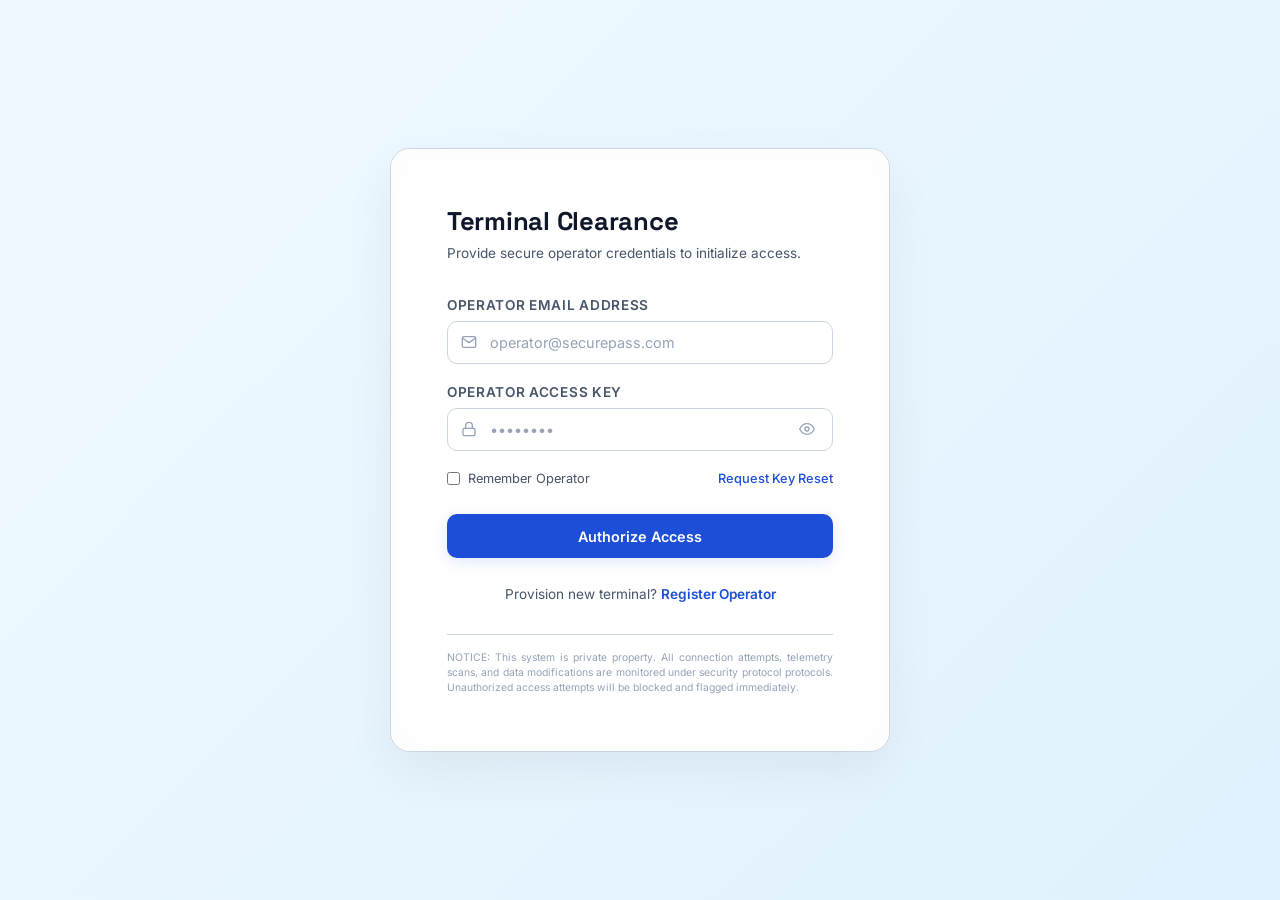
<file: register-person.html>
<!DOCTYPE html>
<html lang="en">
<head>
  <meta charset="UTF-8">
  <meta name="viewport" content="width=device-width, initial-scale=1.0">
  <title>Register Visitor - AI Security Gate Pass</title>
  <link rel="stylesheet" href="global.css">
  <style>
    .split-layout {
      display: grid;
      grid-template-columns: 1fr 1.2fr;
      gap: 1.5rem;
      align-items: start;
    }

    /* Webcam Capture container */
    .photo-capture-card {
      text-align: center;
      display: flex;
      flex-direction: column;
      align-items: center;
    }

    .capture-box {
      width: 100%;
      max-width: 320px;
      aspect-ratio: 1;
      background: #1e293b;
      border: 1px solid var(--border-color);
      border-radius: var(--border-radius);
      margin-bottom: 1.25rem;
      overflow: hidden;
      position: relative;
      display: flex;
      align-items: center;
      justify-content: center;
      box-shadow: inset 0 0 10px rgba(15, 23, 42, 0.05);
    }

    #fallbackCameraText {
      color: #ffffff !important;
    }

    #fallbackCameraText svg {
      color: #ffffff !important;
    }

    #fallbackCameraText p {
      color: #ffffff !important;
    }

    #fallbackCameraText small {
      color: #bfdbfe !important;
    }

    #captureVideo {
      width: 100%;
      height: 100%;
      object-fit: cover;
      transform: scaleX(-1);
    }

    #capturedCanvas {
      display: none;
    }

    #photoPreview {
      width: 100%;
      height: 100%;
      object-fit: cover;
      display: none;
    }

    .capture-badge {
      position: absolute;
      top: 10px;
      right: 10px;
      background: rgba(15, 23, 42, 0.85);
      border: 1px solid var(--border-color);
      padding: 2px 8px;
      border-radius: 4px;
      font-size: 0.65rem;
      text-transform: uppercase;
      font-weight: 600;
      color: var(--text-secondary);
      z-index: 10;
    }

    .capture-controls {
      display: flex;
      gap: 8px;
      width: 100%;
      justify-content: center;
    }

    /* Grid forms layout */
    .form-grid {
      display: grid;
      grid-template-columns: 1fr 1fr;
      gap: 1rem;
    }

    .form-span-2 {
      grid-column: span 2;
    }

    @media (max-width: 768px) {
      .split-layout {
        grid-template-columns: 1fr;
      }
      .form-grid {
        grid-template-columns: 1fr;
      }
      .form-span-2 {
        grid-column: span 1;
      }
    }
  </style>
</head>
<body>

  <div class="app-container">
    <main class="main-content">
      
      <div class="content-header">
        <div class="page-title">
          <h1>Biometric Registration Portal</h1>
          <p>Provision new employees or visitors in the gate system database</p>
        </div>
      </div>

      <div class="split-layout">
        <!-- Photo Snapshot Capture (Left) -->
        <div class="card photo-capture-card">
          <h2 style="font-size:1.1rem; font-family:var(--font-title); font-weight:700; margin-bottom:1rem; align-self:flex-start;">Operator Snapshot Capture</h2>
          
          <div class="capture-box">
            <span class="capture-badge" id="captureState">Live Video</span>
            
            <video id="captureVideo" autoplay playsinline muted></video>
            <img id="photoPreview" src="" alt="Captured Snapshot">
            <canvas id="capturedCanvas"></canvas>
            
            <div id="fallbackCameraText" style="color:var(--text-muted); font-size:0.85rem; text-align:center; padding:1.5rem; display:none; z-index:5;">
              <svg width="40" height="40" viewBox="0 0 24 24" fill="none" stroke="currentColor" stroke-width="2" style="margin-bottom:10px; color:var(--text-muted);">
                <path d="M23 19a2 2 0 0 1-2 2H3a2 2 0 0 1-2-2V8a2 2 0 0 1 2-2h4l2-3h6l2 3h4a2 2 0 0 1 2 2z"></path>
                <circle cx="12" cy="13" r="4"></circle>
              </svg>
              <p>Camera feed offline.</p>
              <small>Click "Use Test Photo" to mock registration biometric data.</small>
            </div>
          </div>

          <div class="capture-controls">
            <button class="btn btn-secondary" id="snapBtn" onclick="takeSnapshot()">
              Capture Snapshot
            </button>
            <button class="btn btn-secondary" id="resetBtn" onclick="resetCamera()" style="display:none;">
              Retake
            </button>
            <button class="btn btn-secondary" onclick="useMockPhoto()" style="border-color:var(--color-accent); color:var(--color-accent);">
              Use Test Photo
            </button>
          </div>
        </div>

        <!-- Registry Forms Data (Right) -->
        <div class="card">
          <h2 style="font-size:1.1rem; font-family:var(--font-title); font-weight:700; margin-bottom:1rem;">Visitor Credentials Registry</h2>
          
          <form id="personForm">
            <div class="form-grid">
              
              <div class="form-group form-span-2">
                <label class="form-label" for="fullName">Full Name</label>
                <input type="text" id="fullName" class="form-control" placeholder="Vikram Malhotra" required>
              </div>

              <div class="form-group">
                <label class="form-label" for="category">Category</label>
                <select id="category" class="form-control" onchange="toggleCategoryFields()" required>
                  <option value="Visitor">Visitor</option>
                  <option value="Employee">Employee</option>
                </select>
              </div>

              <div class="form-group">
                <label class="form-label" for="empId">Generated ID Number</label>
                <input type="text" id="empId" class="form-control" readonly>
              </div>

              <div class="form-group">
                <label class="form-label" for="adharNo">Aadhaar Card Number (12 Digit)</label>
                <input type="text" id="adharNo" class="form-control" placeholder="112233445566" required pattern="[0-9]{12}">
              </div>

              <div class="form-group">
                <label class="form-label" for="phone">Contact Mobile</label>
                <input type="tel" id="phone" class="form-control" placeholder="9898989898" required pattern="[0-9]{10}">
              </div>

              <div class="form-group form-span-2">
                <label class="form-label" for="purpose">Purpose of Entry / Department</label>
                <input type="text" id="purpose" class="form-control" placeholder="Meeting with Hr Manager" required>
              </div>

              <div class="form-group form-span-2">
                <label class="form-label" for="address">Residential Address</label>
                <input type="text" id="address" class="form-control" placeholder="Apartment 4B, Skyview Towers, Bangalore" required>
              </div>

              <div class="form-group">
                <label class="form-label">Gate Pass Start Time</label>
                <input type="text" class="form-control" value="9:00 AM" disabled>
              </div>

              <div class="form-group">
                <label class="form-label">Gate Pass Expire Time</label>
                <input type="text" class="form-control" value="5:00 PM (Same Day)" disabled>
              </div>

            </div>

            <div style="margin-top: 1.5rem; display:flex; justify-content:flex-end; gap:10px;">
              <button type="button" class="btn btn-secondary" onclick="window.location.href='dashboard.html'">Cancel</button>
              <button type="submit" class="btn btn-primary">Save Registry & Generate Pass</button>
            </div>
          </form>
        </div>
      </div>

    </main>
  </div>

  <script src="global.js"></script>
  <script>
    Auth.requireAuth();

    const video = document.getElementById('captureVideo');
    const photoPreview = document.getElementById('photoPreview');
    const canvas = document.getElementById('capturedCanvas');
    const snapBtn = document.getElementById('snapBtn');
    const resetBtn = document.getElementById('resetBtn');
    const captureState = document.getElementById('captureState');
    const fallbackCameraText = document.getElementById('fallbackCameraText');
    const empIdInput = document.getElementById('empId');
    const form = document.getElementById('personForm');

    let streamRef = null;
    let base64PhotoData = '';

    // Automatically generate Visitor/Employee ID code on load
    const generateId = () => {
      const isEmp = document.getElementById('category').value === 'Employee';
      const prefix = isEmp ? 'EMP' : 'VIS';
      const num = Math.floor(100 + Math.random() * 900);
      empIdInput.value = `${prefix}-${num}`;
    };

    const toggleCategoryFields = () => {
      generateId();
    };

    // Camera Init
    navigator.mediaDevices.getUserMedia({ video: { width: 320, height: 320 } })
      .then(stream => {
        streamRef = stream;
        video.srcObject = stream;
      })
      .catch(err => {
        console.warn("webcam unavailable for capture snapshot", err);
        video.style.display = 'none';
        fallbackCameraText.style.display = 'block';
        snapBtn.disabled = true;
      });

    // Capture Snap action
    const takeSnapshot = () => {
      if (!streamRef) return;
      
      canvas.width = 320;
      canvas.height = 320;
      
      const ctx = canvas.getContext('2d');
      // Mirror the draw back
      ctx.translate(320, 0);
      ctx.scale(-1, 1);
      ctx.drawImage(video, 0, 0, 320, 320);
      
      base64PhotoData = canvas.toDataURL('image/jpeg');
      
      video.style.display = 'none';
      photoPreview.src = base64PhotoData;
      photoPreview.style.display = 'block';
      
      snapBtn.style.display = 'none';
      resetBtn.style.display = 'inline-flex';
      captureState.textContent = "Captured";
      captureState.style.color = "var(--color-secure)";
    };

    const resetCamera = () => {
      video.style.display = 'block';
      photoPreview.style.display = 'none';
      photoPreview.src = '';
      base64PhotoData = '';
      
      snapBtn.style.display = 'inline-flex';
      resetBtn.style.display = 'none';
      captureState.textContent = "Live Video";
      captureState.style.color = "";
    };

    const useMockPhoto = () => {
      base64PhotoData = MOCK_AVATARS.visitor1;
      video.style.display = 'none';
      fallbackCameraText.style.display = 'none';
      photoPreview.src = base64PhotoData;
      photoPreview.style.display = 'block';
      
      snapBtn.style.display = 'none';
      resetBtn.style.display = 'inline-flex';
      captureState.textContent = "Mock Biometric Loaded";
      captureState.style.color = "var(--color-accent)";
    };

    // Form submission
    form.addEventListener('submit', (e) => {
      e.preventDefault();
      
      if (!base64PhotoData) {
        Toast.show("Capture a visitor photo snapshot to complete biometrics registration.", "warning");
        return;
      }

      // Check if Aadhaar is blacklisted
      const adhar = document.getElementById('adharNo').value;
      if (Db.isBlacklisted(adhar)) {
        const blacklistData = Db.getBlacklistEntry(adhar);
        Toast.show(`REGISTRATION REJECTED: Aadhaar is blacklisted! Reason: ${blacklistData.reason}`, 'denied');
        return;
      }

      // Check duplicate Aadhaar
      if (Db.getPersonByAadhaar(adhar)) {
        Toast.show('Person is already registered under this Aadhaar.', 'warning');
        return;
      }

      const pId = 'person_' + Date.now();
      const personObj = {
        id: pId,
        name: document.getElementById('fullName').value.trim(),
        adhar: adhar,
        address: document.getElementById('address').value.trim(),
        phone: document.getElementById('phone').value.trim(),
        category: document.getElementById('category').value,
        empId: empIdInput.value,
        purpose: document.getElementById('purpose').value.trim(),
        photo: base64PhotoData
      };

      Db.addPerson(personObj);
      Toast.show(`Registry complete! Opening Gate Pass...`, 'secure');
      
      setTimeout(() => {
        // Stop camera tracks before switching page
        if (streamRef) {
          streamRef.getTracks().forEach(track => track.stop());
        }
        window.location.href = `print-preview.html?id=${pId}`;
      }, 1000);
    });

    // Run generators
    generateId();

    window.addEventListener('beforeunload', () => {
      if (streamRef) {
        streamRef.getTracks().forEach(track => track.stop());
      }
    });
  </script>
</body>
</html>
</file>
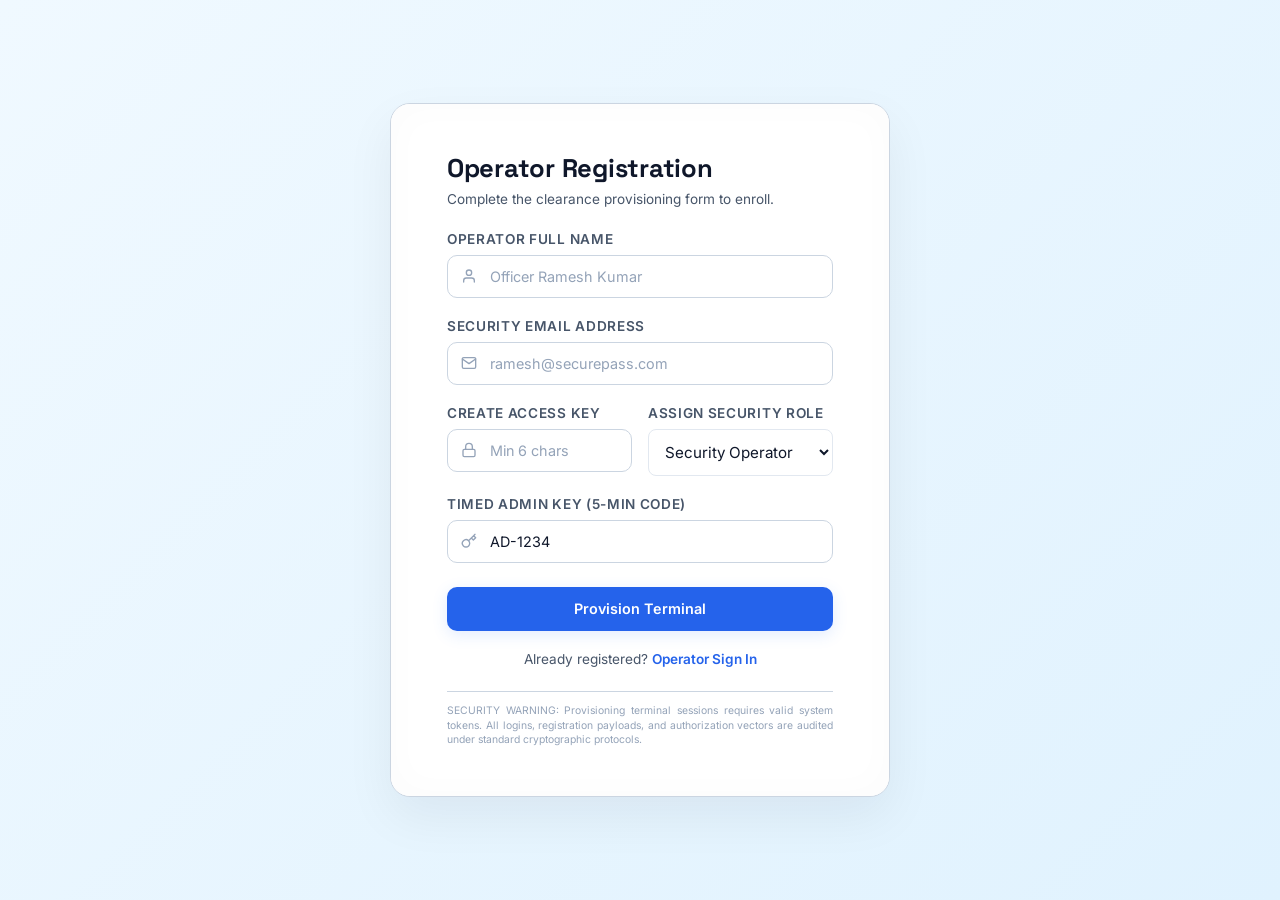
<file: register.html>
<!DOCTYPE html>
<html lang="en">
<head>
  <meta charset="UTF-8">
  <meta name="viewport" content="width=device-width, initial-scale=1.0">
  <title>Provision Terminal - AI Biometric Gateway</title>
  <link rel="stylesheet" href="global.css">
  <style>
    body {
      display: flex;
      align-items: center;
      justify-content: center;
      min-height: 100vh;
      margin: 0;
      padding: 1.5rem;
      background: linear-gradient(135deg, #f0f9ff 0%, #e0f2fe 100%);
    }

    .register-container {
      display: flex;
      width: 100%;
      max-width: 500px;
      background: #ffffff;
      border: 1px solid #cbd5e1;
      border-radius: 20px;
      overflow: hidden;
      box-shadow: 0 20px 50px rgba(15, 23, 42, 0.06);
      position: relative;
    }

    .register-container::after {
      content: '';
      position: absolute;
      top: 0;
      left: 0;
      width: 100%;
      height: 100%;
      pointer-events: none;
      box-shadow: inset 0 0 40px rgba(0, 0, 0, 0.02);
    }

    /* Left Branding panel (mirrors index.html with accent/warning tones) */
    .branding-panel {
      flex: 1.1;
      background: radial-gradient(circle at 0% 0%, #1e3a8a 0%, #0f172a 100%);
      padding: 3rem;
      display: flex;
      flex-direction: column;
      justify-content: flex-end;
      position: relative;
      overflow: hidden;
      border-right: 1px solid rgba(255, 255, 255, 0.08);
    }

    .branding-panel::before {
      content: '';
      position: absolute;
      width: 150%;
      height: 150%;
      top: -25%;
      left: -25%;
      background-image: 
        radial-gradient(rgba(59, 130, 246, 0.05) 1px, transparent 1px),
        linear-gradient(rgba(59, 130, 246, 0.01) 1px, transparent 1px),
        linear-gradient(90deg, rgba(59, 130, 246, 0.01) 1px, transparent 1px);
      background-size: 16px 16px, 32px 32px, 32px 32px;
      opacity: 0.4;
      transform: rotate(10deg);
    }

    .brand-top {
      display: flex;
      align-items: center;
      gap: 12px;
      z-index: 2;
    }

    .brand-logo-svg {
      color: var(--color-accent);
      filter: drop-shadow(0 0 8px var(--color-accent-glow));
    }

    .brand-top h2 {
      font-family: var(--font-title);
      font-size: 1.35rem;
      font-weight: 700;
      letter-spacing: 0.05em;
      color: #ffffff;
    }

    .graphic-wrapper {
      position: relative;
      width: 220px;
      height: 220px;
      margin: auto;
      display: flex;
      align-items: center;
      justify-content: center;
      z-index: 2;
    }

    .radar-circle {
      position: absolute;
      width: 100%;
      height: 100%;
      border: 1px solid rgba(59, 130, 246, 0.15);
      border-radius: 50%;
    }

    .radar-circle:nth-child(2) {
      width: 76%;
      height: 76%;
      border-style: dashed;
      animation: rotate-clockwise 20s linear infinite;
    }

    .radar-sweep {
      position: absolute;
      width: 50%;
      height: 50%;
      background: conic-gradient(from 0deg at 100% 100%, rgba(59, 130, 246, 0.12) 0deg, transparent 90deg);
      bottom: 50%;
      right: 50%;
      transform-origin: 100% 100%;
      animation: rotate-clockwise 5s linear infinite;
    }

    .lock-blueprint {
      color: var(--color-accent);
      filter: drop-shadow(0 0 12px rgba(59, 130, 246, 0.45));
      z-index: 3;
      animation: pulse-lock 3s ease-in-out infinite;
    }

    .status-terminal-ticker {
      position: absolute;
      bottom: 2rem;
      left: 3rem;
      z-index: 2;
      font-family: monospace;
      font-size: 0.7rem;
      color: rgba(59, 130, 246, 0.5);
      line-height: 1.6;
    }

    .status-terminal-ticker span {
      display: block;
    }

    .branding-footer {
      z-index: 2;
      margin-top: 1.5rem;
    }

    .branding-footer h3 {
      font-family: var(--font-title);
      font-size: 1.15rem;
      font-weight: 600;
      color: #ffffff;
      margin-bottom: 0.4rem;
    }

    .branding-footer p {
      color: #94a3b8;
      font-size: 0.8rem;
      line-height: 1.5;
    }

    /* Right Form panel */
    .form-panel {
      flex: 1.2;
      padding: 3rem 3.5rem;
      display: flex;
      flex-direction: column;
      justify-content: center;
      background: #ffffff;
      overflow-y: auto;
    }

    .form-header {
      margin-bottom: 1.5rem;
    }

    .form-header h1 {
      font-family: var(--font-title);
      font-size: 1.6rem;
      font-weight: 700;
      letter-spacing: -0.01em;
      margin-bottom: 0.4rem;
    }

    .form-header p {
      color: var(--text-secondary);
      font-size: 0.85rem;
    }

    .input-wrapper {
      position: relative;
    }

    .input-icon {
      position: absolute;
      left: 14px;
      top: 50%;
      transform: translateY(-50%);
      color: var(--text-muted);
      display: flex;
      align-items: center;
    }

    .form-control-icon {
      padding-left: 42px !important;
      background: #ffffff !important;
      border: 1px solid #cbd5e1 !important;
      color: #0f172a !important;
      font-size: 0.9rem !important;
      border-radius: 10px !important;
    }

    .form-control-icon:focus {
      border-color: var(--color-accent) !important;
      box-shadow: 0 0 12px rgba(59, 130, 246, 0.15) !important;
    }

    .error-alert {
      background: rgba(239, 68, 68, 0.08);
      border: 1px solid rgba(239, 68, 68, 0.15);
      color: var(--color-denied);
      padding: 0.75rem 1rem;
      border-radius: 8px;
      font-size: 0.8rem;
      margin-bottom: 1.25rem;
      display: none;
      align-items: center;
      gap: 10px;
    }

    .login-prompt {
      text-align: center;
      margin-top: 1.25rem;
      font-size: 0.85rem;
      color: var(--text-secondary);
    }

    .login-prompt a {
      color: var(--color-accent);
      text-decoration: none;
      font-weight: 600;
    }

    .login-prompt a:hover {
      text-decoration: underline;
    }

    .form-row {
      display: grid;
      grid-template-columns: 1fr 1fr;
      gap: 1rem;
    }

    .btn-auth {
      background: var(--color-accent);
      color: #ffffff;
      border-radius: 10px;
      font-size: 0.9rem;
      padding: 0.8rem 1.5rem;
      box-shadow: 0 4px 15px rgba(59, 130, 246, 0.15);
      transition: all 0.25s;
    }

    .btn-auth:hover {
      background: #3b82f6;
      box-shadow: 0 4px 20px rgba(59, 130, 246, 0.3);
    }

    @keyframes rotate-clockwise {
      from { transform: rotate(0deg); }
      to { transform: rotate(360deg); }
    }

    @keyframes pulse-lock {
      0%, 100% { transform: scale(1); opacity: 0.85; }
      50% { transform: scale(1.05); opacity: 1; filter: drop-shadow(0 0 18px rgba(59, 130, 246, 0.6)); }
    }

    .spinner {
      width: 16px;
      height: 16px;
      border: 2px solid rgba(255, 255, 255, 0.3);
      border-top-color: #fff;
      border-radius: 50%;
      animation: spin 0.8s linear infinite;
      display: none;
    }

    @keyframes spin {
      to { transform: rotate(360deg); }
    }

    .system-compliance-notice {
      margin-top: 1.5rem;
      border-top: 1px solid #cbd5e1;
      padding-top: 0.75rem;
      font-size: 0.65rem;
      color: var(--text-muted);
      line-height: 1.4;
      text-align: justify;
    }

    @media (max-width: 576px) {
      .register-container {
        border-radius: 0;
        box-shadow: none;
        border: none;
        min-height: 100vh;
      }
      .form-panel {
        padding: 2.5rem 1.5rem;
      }
      .form-row {
        grid-template-columns: 1fr;
        gap: 0;
      }
    }
  </style>
</head>
<body>

  <div class="register-container">

    <!-- Register Panel (Right) -->
    <div class="form-panel">
      <div class="form-header">
        <h1>Operator Registration</h1>
        <p>Complete the clearance provisioning form to enroll.</p>
      </div>

      <div class="error-alert" id="errorAlert">
        <svg width="16" height="16" viewBox="0 0 24 24" fill="none" stroke="currentColor" stroke-width="2">
          <circle cx="12" cy="12" r="10"></circle>
          <line x1="12" y1="8" x2="12" y2="12"></line>
          <line x1="12" y1="16" x2="12.01" y2="16"></line>
        </svg>
        <span id="errorMessage">Invalid registration key.</span>
      </div>

      <form id="registerForm">
        <div class="form-group">
          <label class="form-label" for="name">Operator Full Name</label>
          <div class="input-wrapper">
            <span class="input-icon">
              <svg width="16" height="16" viewBox="0 0 24 24" fill="none" stroke="currentColor" stroke-width="2" stroke-linecap="round" stroke-linejoin="round">
                <path d="M20 21v-2a4 4 0 0 0-4-4H8a4 4 0 0 0-4 4v2"></path>
                <circle cx="12" cy="7" r="4"></circle>
              </svg>
            </span>
            <input type="text" id="name" class="form-control form-control-icon" placeholder="Officer Ramesh Kumar" required>
          </div>
        </div>

        <div class="form-group">
          <label class="form-label" for="email">Security Email Address</label>
          <div class="input-wrapper">
            <span class="input-icon">
              <svg width="16" height="16" viewBox="0 0 24 24" fill="none" stroke="currentColor" stroke-width="2" stroke-linecap="round" stroke-linejoin="round">
                <path d="M4 4h16c1.1 0 2 .9 2 2v12c0 1.1-.9 2-2 2H4c-1.1 0-2-.9-2-2V6c0-1.1.9-2 2-2z"></path>
                <polyline points="22,6 12,13 2,6"></polyline>
              </svg>
            </span>
            <input type="email" id="email" class="form-control form-control-icon" placeholder="ramesh@securepass.com" required>
          </div>
        </div>

        <div class="form-row">
          <div class="form-group">
            <label class="form-label" for="password">Create Access Key</label>
            <div class="input-wrapper">
              <span class="input-icon">
                <svg width="16" height="16" viewBox="0 0 24 24" fill="none" stroke="currentColor" stroke-width="2" stroke-linecap="round" stroke-linejoin="round">
                  <rect x="3" y="11" width="18" height="11" rx="2" ry="2"></rect>
                  <path d="M7 11V7a5 5 0 0 1 10 0v4"></path>
                </svg>
              </span>
              <input type="password" id="password" class="form-control form-control-icon" placeholder="Min 6 chars" required minlength="6">
            </div>
          </div>

          <div class="form-group">
            <label class="form-label" for="role">Assign Security Role</label>
            <select id="role" class="form-control" style="padding-left: 12px;" required>
              <option value="security">Security Operator</option>
              <option value="admin">Administrator</option>
            </select>
          </div>
        </div>

        <div class="form-group" style="margin-bottom: 1.5rem;">
          <label class="form-label" for="adminCode">Timed Admin Key (5-Min Code)</label>
          <div class="input-wrapper">
            <span class="input-icon">
              <svg width="16" height="16" viewBox="0 0 24 24" fill="none" stroke="currentColor" stroke-width="2" stroke-linecap="round" stroke-linejoin="round">
                <path d="M21 2l-2 2m-7.61 7.61a5.5 5.5 0 1 1-7.778 7.778 5.5 5.5 0 0 1 7.777-7.777zm0 0L15.5 7.5m0 0l3 3L22 7l-3-3m-3.5 3.5L19 4"></path>
              </svg>
            </span>
            <input type="text" id="adminCode" class="form-control form-control-icon" placeholder="AD-XXXX" required>
          </div>
        </div>

        <button type="submit" class="btn btn-auth btn-block" id="submitBtn">
          <span>Provision Terminal</span>
          <div class="spinner" id="btnSpinner"></div>
        </button>
      </form>

      <div class="login-prompt">
        <span>Already registered? </span>
        <a href="index.html">Operator Sign In</a>
      </div>

      <div class="system-compliance-notice">
        SECURITY WARNING: Provisioning terminal sessions requires valid system tokens. All logins, registration payloads, and authorization vectors are audited under standard cryptographic protocols.
      </div>
    </div>
  </div>

  <script src="global.js"></script>
  <script>
    const form = document.getElementById('registerForm');
    const nameInput = document.getElementById('name');
    const emailInput = document.getElementById('email');
    const passwordInput = document.getElementById('password');
    const roleSelect = document.getElementById('role');
    const adminCodeInput = document.getElementById('adminCode');
    const submitBtn = document.getElementById('submitBtn');
    const btnSpinner = document.getElementById('btnSpinner');
    const errorAlert = document.getElementById('errorAlert');
    const errorMessage = document.getElementById('errorMessage');

    // Pre-fill active code value to simplify testing
    adminCodeInput.value = 'AD-1234';

    form.addEventListener('submit', (e) => {
      e.preventDefault();
      
      errorAlert.style.display = 'none';
      submitBtn.disabled = true;
      submitBtn.querySelector('span').textContent = 'Authenticating authorization key...';
      btnSpinner.style.display = 'block';

      setTimeout(() => {
        const inputCode = adminCodeInput.value.trim().toUpperCase();
        
        // 1. Validate the admin code
        const validation = Db.validateAdminCode(inputCode);
        if (!validation.valid) {
          errorMessage.textContent = validation.message;
          errorAlert.style.display = 'flex';
          submitBtn.disabled = false;
          submitBtn.querySelector('span').textContent = 'Provision Terminal';
          btnSpinner.style.display = 'none';
          return;
        }

        // 2. Add operator to database
        const operators = JSON.parse(localStorage.getItem('sec_operators') || '[]');
        const exists = operators.some(o => o.email.toLowerCase() === emailInput.value.trim().toLowerCase());
        
        if (exists) {
          errorMessage.textContent = 'This operator email is already registered in the telemetry system.';
          errorAlert.style.display = 'flex';
          submitBtn.disabled = false;
          submitBtn.querySelector('span').textContent = 'Provision Terminal';
          btnSpinner.style.display = 'none';
          return;
        }

        // Standard avatar based on role
        const avatar = roleSelect.value === 'admin' ? MOCK_AVATARS.employee2 : MOCK_AVATARS.employee1;

        operators.push({
          name: nameInput.value.trim(),
          email: emailInput.value.trim().toLowerCase(),
          password: passwordInput.value,
          role: roleSelect.value,
          avatar: avatar
        });

        localStorage.setItem('sec_operators', JSON.stringify(operators));

        Toast.show('Operator terminal provisioned successfully! Redirecting...', 'secure');

        setTimeout(() => {
          window.location.href = 'index.html';
        }, 1200);

      }, 800);
    });
  </script>
</body>
</html>
</file>
<file: global.css>
@import url('https://fonts.googleapis.com/css2?family=Inter:wght@300;400;500;600;700&family=Space+Grotesk:wght@400;500;600;700&display=swap');

:root {
  --bg-primary: #f8fafc;
  --bg-secondary: #ffffff;
  --bg-tertiary: #f1f5f9;
  --bg-card: rgba(255, 255, 255, 0.9);
  
  --border-color: #e2e8f0;
  --border-glow: rgba(29, 78, 216, 0.08);
  
  --text-primary: #0f172a;
  --text-secondary: #475569;
  --text-muted: #94a3b8;
  
  --color-secure: #1d4ed8;
  --color-secure-glow: rgba(29, 78, 216, 0.15);
  --color-denied: #dc2626;
  --color-denied-glow: rgba(220, 38, 38, 0.15);
  --color-warning: #d97706;
  --color-warning-glow: rgba(217, 119, 6, 0.15);
  --color-accent: #2563eb;
  --color-accent-glow: rgba(37, 99, 235, 0.15);
  
  --font-title: 'Space Grotesk', sans-serif;
  --font-body: 'Inter', sans-serif;
  
  --sidebar-width: 260px;
  --sidebar-collapsed-width: 80px;
  --header-height: 70px;
  
  --transition-speed: 0.3s;
  --border-radius: 12px;
  --glass-shadow: 0 8px 32px 0 rgba(15, 23, 42, 0.06);
  --glass-backdrop: blur(8px);
}

/* Base resets & layout */
* {
  margin: 0;
  padding: 0;
  box-sizing: border-box;
}

body {
  font-family: var(--font-body);
  background-color: var(--bg-primary);
  color: var(--text-primary);
  min-height: 100vh;
  overflow-x: hidden;
  background-image: 
    radial-gradient(at 0% 0%, rgba(37, 99, 235, 0.05) 0px, transparent 50%),
    radial-gradient(at 50% 0%, rgba(59, 130, 246, 0.03) 0px, transparent 50%),
    radial-gradient(at 100% 100%, rgba(37, 99, 235, 0.03) 0px, transparent 50%);
  background-attachment: fixed;
}

/* Custom Scrollbar */
::-webkit-scrollbar {
  width: 6px;
  height: 6px;
}
::-webkit-scrollbar-track {
  background: var(--bg-primary);
}
::-webkit-scrollbar-thumb {
  background: var(--bg-tertiary);
  border-radius: 4px;
}
::-webkit-scrollbar-thumb:hover {
  background: var(--border-color);
}

/* Layout framework */
.app-container {
  display: flex;
  min-height: 100vh;
}

/* Sidebar Styling */
.sidebar {
  width: var(--sidebar-width);
  background: #ffffff;
  border-right: 1px solid var(--border-color);
  backdrop-filter: var(--glass-backdrop);
  display: flex;
  flex-direction: column;
  height: 100vh;
  position: fixed;
  left: 0;
  top: 0;
  z-index: 100;
  transition: width var(--transition-speed) cubic-bezier(0.4, 0, 0.2, 1);
}

.sidebar.collapsed {
  width: var(--sidebar-collapsed-width);
}

.sidebar-header {
  height: var(--header-height);
  display: flex;
  align-items: center;
  justify-content: space-between;
  padding: 0 1.5rem;
  border-bottom: 1px solid var(--border-color);
}

.sidebar-logo {
  display: flex;
  align-items: center;
  gap: 10px;
  text-decoration: none;
  color: var(--text-primary);
  font-family: var(--font-title);
  font-weight: 700;
  font-size: 1.25rem;
  overflow: hidden;
  white-space: nowrap;
}

.sidebar-logo svg {
  min-width: 28px;
  color: var(--color-secure);
  filter: drop-shadow(0 0 8px var(--color-secure-glow));
}

.sidebar-logo span {
  transition: opacity var(--transition-speed);
}

.sidebar.collapsed .sidebar-logo span {
  opacity: 0;
  pointer-events: none;
}

.sidebar-toggle {
  background: none;
  border: none;
  color: var(--text-secondary);
  cursor: pointer;
  padding: 5px;
  border-radius: 6px;
  display: flex;
  align-items: center;
  justify-content: center;
  transition: color var(--transition-speed), background var(--transition-speed);
}

.sidebar-toggle:hover {
  color: var(--text-primary);
  background: var(--bg-tertiary);
}

.sidebar-menu {
  list-style: none;
  padding: 1.5rem 0.75rem;
  display: flex;
  flex-direction: column;
  gap: 0.5rem;
  flex-grow: 1;
  overflow-y: auto;
}

.sidebar-item a {
  display: flex;
  align-items: center;
  gap: 12px;
  padding: 0.75rem 1rem;
  color: var(--text-secondary);
  text-decoration: none;
  border-radius: var(--border-radius);
  font-size: 0.95rem;
  font-weight: 500;
  transition: all var(--transition-speed);
  position: relative;
  white-space: nowrap;
}

.sidebar-item a svg {
  min-width: 20px;
  transition: transform var(--transition-speed);
}

.sidebar-item a:hover {
  color: var(--text-primary);
  background: var(--bg-tertiary);
}

.sidebar-item.active a {
  color: var(--color-secure);
  background: rgba(37, 99, 235, 0.05);
  border: 1px solid rgba(37, 99, 235, 0.15);
  box-shadow: 0 4px 12px rgba(37, 99, 235, 0.03);
}

.sidebar-item.active a svg {
  color: var(--color-secure);
  filter: drop-shadow(0 0 3px rgba(37, 99, 235, 0.2));
}

.sidebar-item.active a::before {
  content: '';
  position: absolute;
  left: 0;
  top: 25%;
  height: 50%;
  width: 4px;
  background-color: var(--color-secure);
  border-radius: 0 4px 4px 0;
  box-shadow: 0 0 8px var(--color-secure);
}

.sidebar.collapsed .sidebar-item a span {
  opacity: 0;
  pointer-events: none;
  position: absolute;
  left: 90px;
  background: #ffffff;
  padding: 0.5rem 1rem;
  border-radius: 6px;
  border: 1px solid var(--border-color);
  box-shadow: var(--glass-shadow);
  transition: opacity 0.15s ease;
  color: var(--text-primary);
}

.sidebar.collapsed .sidebar-item a:hover span {
  opacity: 1;
}

.sidebar-footer {
  padding: 1rem;
  border-top: 1px solid var(--border-color);
  display: flex;
  align-items: center;
  gap: 10px;
  overflow: hidden;
}

.operator-avatar {
  width: 36px;
  height: 36px;
  border-radius: 50%;
  border: 2px solid var(--border-color);
  object-fit: cover;
  background: var(--bg-tertiary);
}

.operator-info {
  display: flex;
  flex-direction: column;
  white-space: nowrap;
  transition: opacity var(--transition-speed);
}

.sidebar.collapsed .operator-info {
  opacity: 0;
  pointer-events: none;
}

.operator-name {
  font-size: 0.85rem;
  font-weight: 600;
  color: var(--text-primary);
}

.operator-role {
  font-size: 0.75rem;
  color: var(--text-muted);
}

/* Main Content Area */
.main-content {
  flex-grow: 1;
  margin-left: var(--sidebar-width);
  padding: 2rem;
  min-height: 100vh;
  transition: margin-left var(--transition-speed) cubic-bezier(0.4, 0, 0.2, 1);
}

.sidebar.collapsed ~ .main-content {
  margin-left: var(--sidebar-collapsed-width);
}

/* Top bar / header for pages */
.content-header {
  display: flex;
  justify-content: space-between;
  align-items: center;
  margin-bottom: 2rem;
}

.page-title h1 {
  font-family: var(--font-title);
  font-size: 1.75rem;
  font-weight: 700;
  letter-spacing: -0.02em;
  color: var(--text-primary);
}

.page-title p {
  color: var(--text-secondary);
  font-size: 0.875rem;
  margin-top: 4px;
}

/* Security Status indicators */
.status-badge {
  display: inline-flex;
  align-items: center;
  gap: 6px;
  padding: 0.35rem 0.75rem;
  border-radius: 20px;
  font-size: 0.75rem;
  font-weight: 600;
  text-transform: uppercase;
  letter-spacing: 0.05em;
}

.status-badge.secure {
  background: rgba(16, 185, 129, 0.1);
  color: var(--color-secure);
  border: 1px solid rgba(16, 185, 129, 0.2);
}

.status-badge.denied {
  background: rgba(239, 68, 68, 0.1);
  color: var(--color-denied);
  border: 1px solid rgba(239, 68, 68, 0.2);
}

.status-badge.warning {
  background: rgba(245, 158, 11, 0.1);
  color: var(--color-warning);
  border: 1px solid rgba(245, 158, 11, 0.2);
}

/* Card components */
.card {
  background: var(--bg-card);
  border: 1px solid var(--border-color);
  border-radius: var(--border-radius);
  box-shadow: var(--glass-shadow);
  backdrop-filter: var(--glass-backdrop);
  padding: 1.5rem;
  margin-bottom: 1.5rem;
  position: relative;
  overflow: hidden;
  transition: transform 0.2s, border-color 0.2s, box-shadow 0.2s;
}

.card::before {
  content: '';
  position: absolute;
  top: 0;
  left: 0;
  width: 100%;
  height: 2px;
  background: linear-gradient(90deg, transparent, var(--color-secure), transparent);
  opacity: 0.3;
}

.card:hover {
  border-color: rgba(37, 99, 235, 0.2);
  box-shadow: 0 12px 30px -8px rgba(15, 23, 42, 0.1);
}

/* Core Form designs */
.form-group {
  margin-bottom: 1.25rem;
}

.form-label {
  display: block;
  font-size: 0.85rem;
  font-weight: 600;
  color: var(--text-secondary);
  margin-bottom: 0.5rem;
  text-transform: uppercase;
  letter-spacing: 0.05em;
}

.form-control {
  width: 100%;
  padding: 0.75rem 1rem;
  background: var(--bg-secondary);
  border: 1px solid var(--border-color);
  border-radius: 8px;
  color: var(--text-primary);
  font-family: var(--font-body);
  font-size: 0.95rem;
  transition: border-color var(--transition-speed), box-shadow var(--transition-speed);
}

.form-control:focus {
  outline: none;
  border-color: var(--color-secure);
  box-shadow: 0 0 0 3px var(--border-glow);
}

.form-control::placeholder {
  color: var(--text-muted);
}

.form-control:disabled {
  background: var(--bg-tertiary);
  color: var(--text-muted);
  cursor: not-allowed;
}

/* Buttons */
.btn {
  display: inline-flex;
  align-items: center;
  justify-content: center;
  gap: 8px;
  padding: 0.75rem 1.5rem;
  font-family: var(--font-body);
  font-size: 0.95rem;
  font-weight: 600;
  border-radius: 8px;
  cursor: pointer;
  transition: all var(--transition-speed) cubic-bezier(0.4, 0, 0.2, 1);
  border: 1px solid transparent;
  white-space: nowrap;
}

.btn-primary {
  background: var(--color-secure);
  color: #ffffff;
}

.btn-primary:hover {
  background: #3b82f6;
  box-shadow: 0 0 15px var(--color-secure-glow);
  transform: translateY(-1px);
}

.btn-secondary {
  background: var(--bg-tertiary);
  border-color: var(--border-color);
  color: var(--text-primary);
}

.btn-secondary:hover {
  background: var(--border-color);
  transform: translateY(-1px);
}

.btn-danger {
  background: var(--color-denied);
  color: #ffffff;
}

.btn-danger:hover {
  background: #f87171;
  box-shadow: 0 0 15px var(--color-denied-glow);
  transform: translateY(-1px);
}

.btn-block {
  width: 100%;
}

/* Premium scan animation */
@keyframes scanning {
  0% { top: 0%; }
  50% { top: 100%; }
  100% { top: 0%; }
}

.scan-line {
  display: none;
}

.scan-line.alert {
  display: none;
}

/* Modals */
.modal-overlay {
  position: fixed;
  top: 0;
  left: 0;
  right: 0;
  bottom: 0;
  background: rgba(5, 8, 16, 0.8);
  backdrop-filter: blur(4px);
  z-index: 1000;
  display: flex;
  align-items: center;
  justify-content: center;
  opacity: 0;
  pointer-events: none;
  transition: opacity var(--transition-speed);
}

.modal-overlay.active {
  opacity: 1;
  pointer-events: auto;
}

.modal-content {
  background: var(--bg-secondary);
  border: 1px solid var(--border-color);
  border-radius: var(--border-radius);
  width: 90%;
  max-width: 500px;
  box-shadow: var(--glass-shadow);
  transform: scale(0.95);
  transition: transform var(--transition-speed);
  overflow: hidden;
}

.modal-overlay.active .modal-content {
  transform: scale(1);
}

.modal-header {
  padding: 1.25rem 1.5rem;
  border-bottom: 1px solid var(--border-color);
  display: flex;
  align-items: center;
  justify-content: space-between;
}

.modal-title {
  font-family: var(--font-title);
  font-size: 1.2rem;
  font-weight: 700;
}

.modal-close {
  background: none;
  border: none;
  color: var(--text-secondary);
  cursor: pointer;
  font-size: 1.5rem;
  line-height: 1;
}

.modal-close:hover {
  color: var(--text-primary);
}

.modal-body {
  padding: 1.5rem;
}

.modal-footer {
  padding: 1.25rem 1.5rem;
  border-top: 1px solid var(--border-color);
  display: flex;
  justify-content: flex-end;
  gap: 10px;
}

/* Alert system alerts */
.toast-container {
  position: fixed;
  top: 20px;
  right: 20px;
  z-index: 2000;
  display: flex;
  flex-direction: column;
  gap: 10px;
}

.toast {
  background: var(--bg-secondary);
  border-left: 4px solid var(--border-color);
  border-radius: 4px;
  padding: 1rem 1.5rem;
  box-shadow: var(--glass-shadow);
  display: flex;
  align-items: center;
  gap: 12px;
  min-width: 300px;
  transform: translateX(120%);
  transition: transform var(--transition-speed) cubic-bezier(0.175, 0.885, 0.32, 1.275);
}

.toast.active {
  transform: translateX(0);
}

.toast.secure { border-left-color: var(--color-secure); }
.toast.denied { border-left-color: var(--color-denied); }
.toast.warning { border-left-color: var(--color-warning); }

.toast-message {
  font-size: 0.9rem;
  font-weight: 500;
  color: var(--text-primary);
}

/* Mobile Header Navigation Bar */
.mobile-header {
  display: none;
}

/* Responsive design overrides */
@media (max-width: 768px) {
  .mobile-header {
    display: flex;
    align-items: center;
    justify-content: space-between;
    height: var(--header-height);
    background: var(--bg-secondary);
    border-bottom: 1px solid var(--border-color);
    backdrop-filter: var(--glass-backdrop);
    position: fixed;
    top: 0;
    left: 0;
    right: 0;
    z-index: 99;
    padding: 0 1.5rem;
    box-shadow: 0 4px 20px rgba(15, 23, 42, 0.05);
  }

  .mobile-logo {
    display: flex;
    align-items: center;
    gap: 8px;
    text-decoration: none;
    color: var(--text-primary);
    font-family: var(--font-title);
    font-weight: 700;
    font-size: 1.1rem;
    flex-shrink: 0;
    white-space: nowrap;
  }

  .mobile-logo svg {
    color: var(--color-secure);
    filter: drop-shadow(0 0 5px var(--color-secure-glow));
    flex-shrink: 0;
  }

  .mobile-hamburger {
    background: rgba(37, 99, 235, 0.05);
    border: 1px solid rgba(37, 99, 235, 0.2);
    color: var(--color-secure);
    cursor: pointer;
    display: flex;
    align-items: center;
    justify-content: center;
    padding: 8px;
    border-radius: 8px;
    transition: all var(--transition-speed);
    flex-shrink: 0;
  }

  .mobile-hamburger svg {
    width: 24px;
    height: 24px;
    stroke: var(--color-secure);
    filter: drop-shadow(0 0 3px var(--color-secure-glow));
    stroke-width: 2.5px;
    flex-shrink: 0;
  }

  .mobile-hamburger:hover {
    color: var(--text-primary);
    background: rgba(37, 99, 235, 0.15);
    border-color: rgba(37, 99, 235, 0.4);
    box-shadow: 0 0 12px rgba(37, 99, 235, 0.2);
  }

  .sidebar {
    left: -100% !important;
    width: var(--sidebar-width) !important;
    height: 100vh !important;
    transition: left var(--transition-speed) cubic-bezier(0.4, 0, 0.2, 1) !important;
    box-shadow: none;
  }

  .sidebar.active {
    left: 0 !important;
    box-shadow: 8px 0 40px rgba(0, 0, 0, 0.8) !important;
    z-index: 1000;
  }

  .sidebar.collapsed {
    width: var(--sidebar-width) !important;
  }

  .sidebar.collapsed .sidebar-logo span,
  .sidebar.collapsed .operator-info {
    display: flex !important;
    opacity: 1 !important;
  }

  .sidebar.collapsed .sidebar-item a span {
    opacity: 1 !important;
    pointer-events: auto !important;
    position: static !important;
    display: inline !important;
    background: none !important;
    border: none !important;
    padding: 0 !important;
    box-shadow: none !important;
  }

  /* Overlay backdrop when sidebar is open */
  .sidebar-backdrop {
    position: fixed;
    top: 0;
    left: 0;
    right: 0;
    bottom: 0;
    background: rgba(3, 5, 10, 0.7);
    backdrop-filter: blur(3px);
    z-index: 999;
    opacity: 0;
    pointer-events: none;
    transition: opacity var(--transition-speed);
  }

  .sidebar-backdrop.active {
    opacity: 1;
    pointer-events: auto;
  }

  .main-content {
    margin-left: 0 !important;
    padding: 1.25rem !important;
    padding-top: calc(var(--header-height) + 1.25rem) !important;
  }

  /* Core grid layout responsive collapses */
  .content-header {
    flex-direction: column;
    align-items: flex-start;
    gap: 12px;
    margin-bottom: 1.5rem;
  }

  .content-header .btn {
    width: 100%;
  }

  /* Hide custom side collapse toggle button on mobile since we use mobile hamburger */
  .sidebar-toggle {
    display: none !important;
  }
}

/* ==========================================
   PREMIUM PROFESSIONAL UI ENHANCEMENTS
   ========================================== */

/* 1. Glassmorphism Card Premium Hover Lifts */
.card-premium {
  transition: transform 0.3s cubic-bezier(0.25, 0.8, 0.25, 1), 
              border-color 0.3s cubic-bezier(0.25, 0.8, 0.25, 1), 
              box-shadow 0.3s cubic-bezier(0.25, 0.8, 0.25, 1);
}
.card-premium:hover {
  transform: translateY(-4px);
  border-color: rgba(37, 99, 235, 0.35);
  box-shadow: 0 12px 40px rgba(15, 23, 42, 0.08), 
              0 0 20px rgba(37, 99, 235, 0.1);
}

/* 2. Cyber HUD Framing for Cameras/Streams */
.hud-container {
  position: relative;
  border-radius: var(--border-radius);
  overflow: hidden;
  border: 1px solid rgba(255, 255, 255, 0.05);
}

.hud-corner {
  display: none;
}

.hud-corner.top-left {
  display: none;
}

.hud-corner.top-right {
  display: none;
}

.hud-corner.bottom-left {
  display: none;
}

.hud-corner.bottom-right {
  display: none;
}

.hud-container.denied .hud-corner {
  display: none;
}

/* HUD Overlay Stats info */
.hud-overlay-info {
  position: absolute;
  bottom: 20px;
  left: 20px;
  right: 20px;
  background: rgba(9, 13, 22, 0.85);
  backdrop-filter: blur(8px);
  border: 1px solid rgba(255, 255, 255, 0.1);
  padding: 8px 12px;
  border-radius: 6px;
  font-family: monospace;
  font-size: 0.75rem;
  color: var(--color-secure);
  z-index: 10;
  display: flex;
  justify-content: space-between;
}

.hud-overlay-info.denied {
  color: var(--color-denied);
}

/* 3. Live Logger Terminal Console */
.terminal-console {
  background: #05070c;
  border: 1px solid var(--border-color);
  border-radius: 8px;
  font-family: 'Courier New', Courier, monospace;
  padding: 1rem;
  height: 220px;
  overflow-y: auto;
  font-size: 0.8rem;
  color: #38bdf8;
  box-shadow: inset 0 0 10px rgba(0, 0, 0, 0.8);
}

.terminal-line {
  margin-bottom: 6px;
  display: flex;
  gap: 8px;
  opacity: 0.95;
}

.terminal-time {
  color: var(--text-muted);
}

.terminal-tag {
  font-weight: bold;
  text-transform: uppercase;
}

.terminal-tag.secure { color: var(--color-secure); }
.terminal-tag.denied { color: var(--color-denied); }
.terminal-tag.warning { color: var(--color-warning); }

/* 4. Conic Gauge Widget */
.conic-gauge-container {
  display: flex;
  align-items: center;
  justify-content: center;
  margin: 1.5rem 0;
}

.conic-gauge {
  width: 140px;
  height: 140px;
  border-radius: 50%;
  background: conic-gradient(var(--color-secure) 0% 85%, var(--bg-tertiary) 85% 100%);
  display: flex;
  align-items: center;
  justify-content: center;
  position: relative;
  box-shadow: 0 0 20px rgba(37, 99, 235, 0.15);
}

.conic-gauge::after {
  content: '';
  position: absolute;
  width: 110px;
  height: 110px;
  background: var(--bg-secondary);
  border-radius: 50%;
  z-index: 1;
}

.conic-gauge-value {
  position: relative;
  z-index: 2;
  font-family: var(--font-title);
  font-size: 1.5rem;
  font-weight: 700;
  color: var(--text-primary);
}

/* 5. Pill Search Filter Tabs */
.filter-tabs {
  display: flex;
  gap: 8px;
  margin-bottom: 1.5rem;
}

.filter-pill {
  background: var(--bg-secondary);
  border: 1px solid var(--border-color);
  color: var(--text-secondary);
  padding: 6px 16px;
  border-radius: 20px;
  font-size: 0.85rem;
  font-weight: 600;
  cursor: pointer;
  transition: all 0.2s ease;
}

.filter-pill:hover {
  border-color: var(--text-secondary);
  color: var(--text-primary);
}

.filter-pill.active {
  background: var(--color-secure);
  border-color: var(--color-secure);
  color: #ffffff;
  box-shadow: 0 0 10px var(--color-secure-glow);
}
</file>
